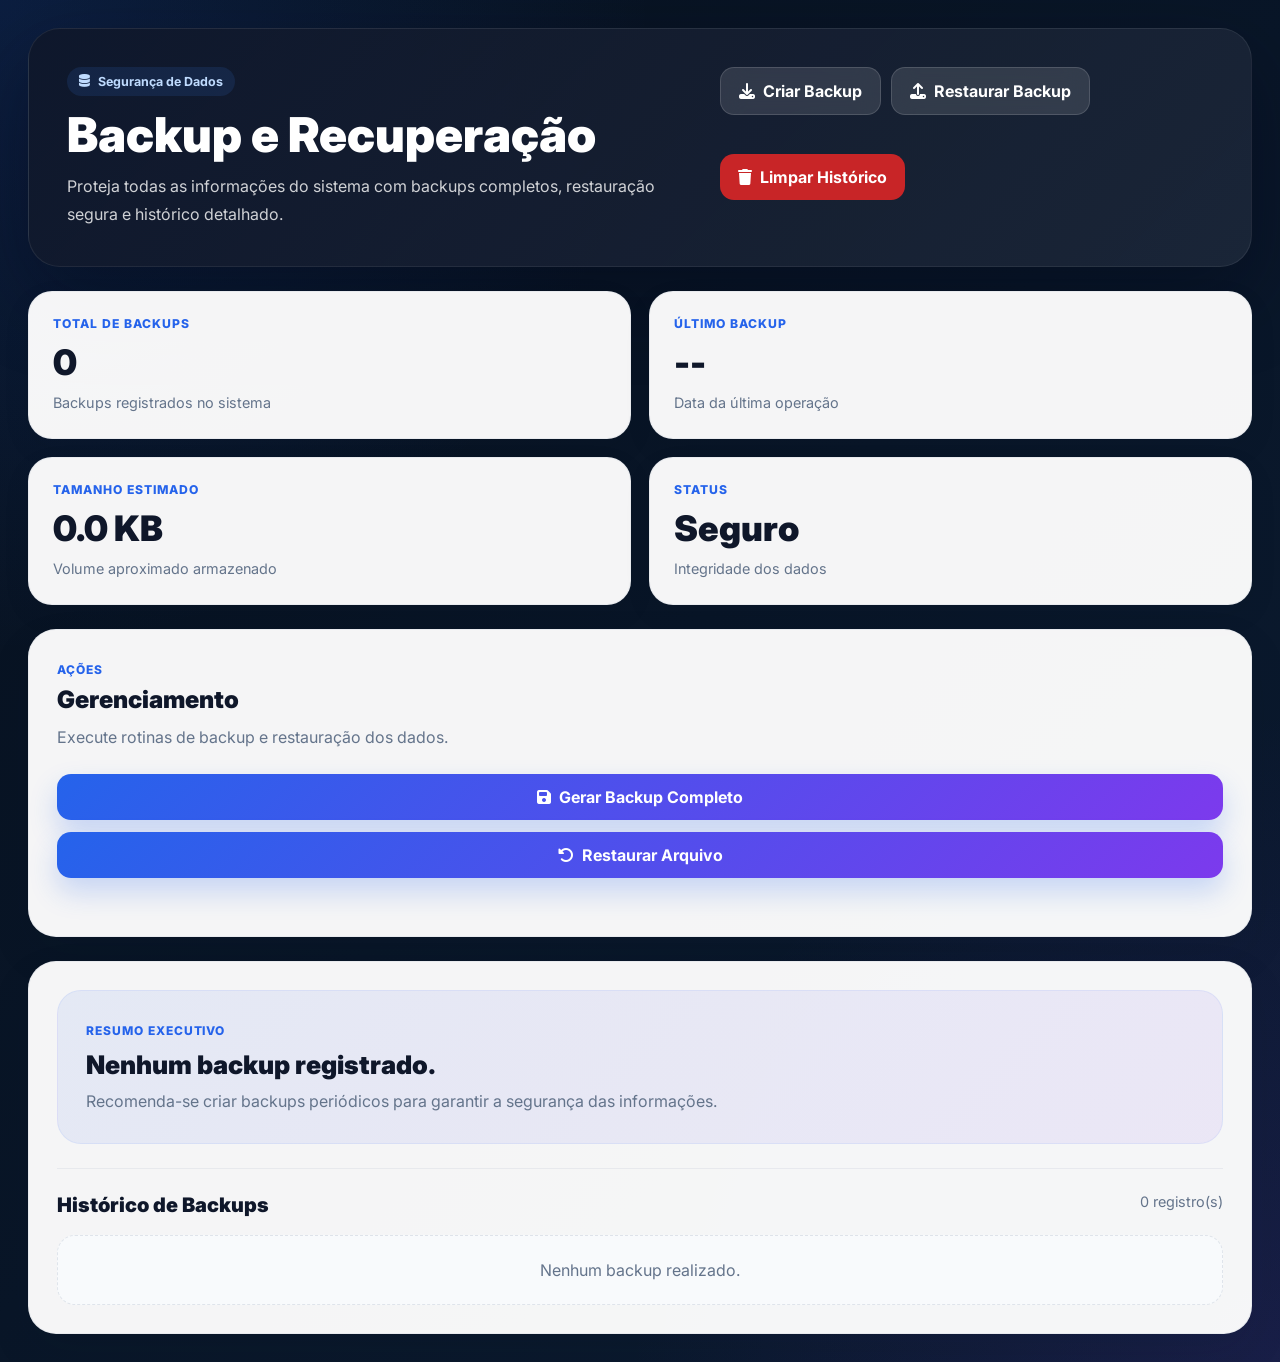
<file: backup.html>
<!DOCTYPE html>
<html lang="pt-BR">
<head>
    <meta charset="UTF-8" />
    <meta name="viewport" content="width=device-width, initial-scale=1.0" />
    <title>StockMind | Backup e Recuperação</title>

    <!-- Google Fonts -->
    <link rel="preconnect" href="https://fonts.googleapis.com" />
    <link rel="preconnect" href="https://fonts.gstatic.com" crossorigin />
    <link href="https://fonts.googleapis.com/css2?family=Inter:wght@400;500;600;700;800;900&display=swap" rel="stylesheet" />

    <!-- Font Awesome -->
    <link rel="stylesheet"
          href="https://cdnjs.cloudflare.com/ajax/libs/font-awesome/6.5.2/css/all.min.css" />

    <!-- CSS -->
    <link rel="stylesheet" href="backup.css" />
</head>
<body>

<section class="app">

    <!-- HERO -->
    <header class="hero">
        <div class="hero-content">
            <span class="hero-badge">
                <i class="fas fa-database"></i>
                Segurança de Dados
            </span>

            <h1>Backup e Recuperação</h1>

            <p>
                Proteja todas as informações do sistema com backups completos,
                restauração segura e histórico detalhado.
            </p>
        </div>

        <div class="hero-actions">
            <button class="btn btn-glass" onclick="createBackup()">
                <i class="fas fa-download"></i>
                Criar Backup
            </button>

            <button class="btn btn-glass" onclick="document.getElementById('restoreFile').click()">
                <i class="fas fa-upload"></i>
                Restaurar Backup
            </button>

            <button class="btn btn-danger" onclick="clearHistory()">
                <i class="fas fa-trash"></i>
                Limpar Histórico
            </button>

            <input
                type="file"
                id="restoreFile"
                accept=".json"
                hidden
            />
        </div>
    </header>

    <!-- MÉTRICAS -->
    <section class="metrics">
        <article class="metric-card">
            <span class="metric-label">Total de Backups</span>
            <h3 id="statTotal">0</h3>
            <p>Backups registrados no sistema</p>
        </article>

        <article class="metric-card">
            <span class="metric-label">Último Backup</span>
            <h3 id="statLast">--</h3>
            <p>Data da última operação</p>
        </article>

        <article class="metric-card">
            <span class="metric-label">Tamanho Estimado</span>
            <h3 id="statSize">0 KB</h3>
            <p>Volume aproximado armazenado</p>
        </article>

        <article class="metric-card">
            <span class="metric-label">Status</span>
            <h3 id="statStatus">Seguro</h3>
            <p>Integridade dos dados</p>
        </article>
    </section>

    <!-- ÁREA PRINCIPAL -->
    <section class="workspace">

        <!-- PAINEL -->
        <aside class="actions-panel">
            <div class="panel-header">
                <span class="panel-label">Ações</span>
                <h2>Gerenciamento</h2>
                <p>
                    Execute rotinas de backup e restauração dos dados.
                </p>
            </div>

            <button class="btn btn-primary" onclick="createBackup()">
                <i class="fas fa-floppy-disk"></i>
                Gerar Backup Completo
            </button>

            <button class="btn btn-primary" onclick="document.getElementById('restoreFile').click()">
                <i class="fas fa-rotate-left"></i>
                Restaurar Arquivo
            </button>

            <div id="alerts" class="alerts"></div>
        </aside>

        <!-- CONTEÚDO -->
        <main class="content-area">

            <!-- INSIGHT -->
            <section class="insight-card">
                <span class="insight-label">Resumo Executivo</span>
                <h2 id="insightTitle">Nenhum backup registrado.</h2>
                <p id="insightText">
                    Recomenda-se criar backups periódicos para garantir
                    a segurança das informações.
                </p>
            </section>

            <!-- HISTÓRICO -->
            <section class="history-section">
                <div class="section-header">
                    <h2>Histórico de Backups</h2>
                    <span id="historyCount">0 registros</span>
                </div>

                <div id="historyList" class="history-list">
                    <!-- Preenchido via JavaScript -->
                </div>
            </section>

        </main>
    </section>
</section>

<script src="backup.js"></script>
</body>
</html>
</file>
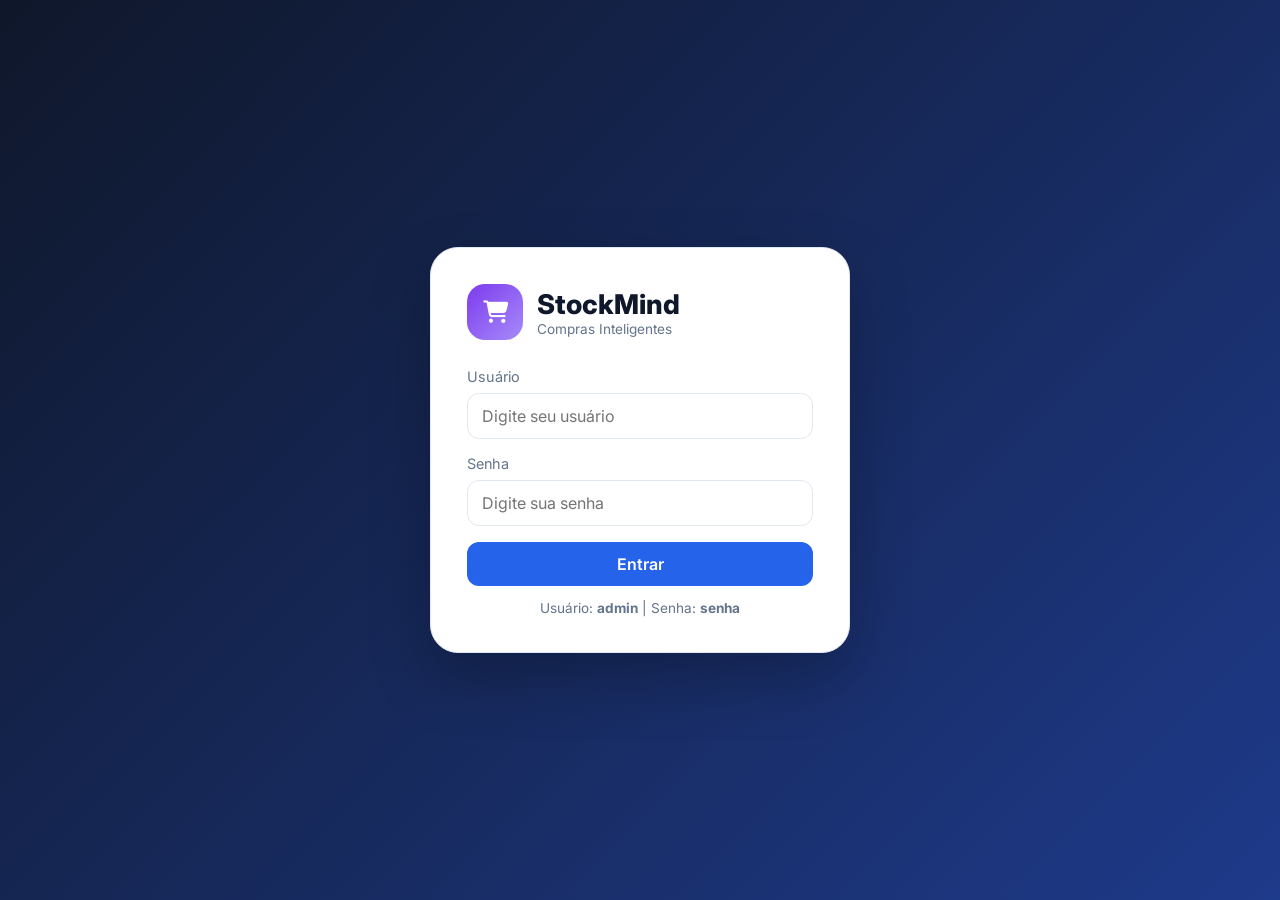
<file: compras.html>
<!DOCTYPE html>
<html lang="pt-BR">
<head>
    <meta charset="UTF-8">
    <meta name="viewport" content="width=device-width, initial-scale=1.0">
    <title>StockMind - Compras Inteligentes</title>

    <!-- Google Fonts -->
    <link rel="preconnect" href="https://fonts.googleapis.com">
    <link rel="preconnect" href="https://fonts.gstatic.com" crossorigin>
    <link href="https://fonts.googleapis.com/css2?family=Inter:wght@400;500;600;700;800&display=swap" rel="stylesheet">

    <!-- Font Awesome -->
    <link rel="stylesheet"
          href="https://cdnjs.cloudflare.com/ajax/libs/font-awesome/6.5.2/css/all.min.css">

    <!-- CSS -->
    <link rel="stylesheet" href="compras.css">
</head>
<body>

    <!-- ========================================= -->
    <!-- TELA DE LOGIN -->
    <!-- ========================================= -->
    <section id="loginScreen" class="login-screen">
        <div class="login-card">

            <div class="brand">
                <div class="brand-icon">
                    <i class="fas fa-cart-shopping"></i>
                </div>

                <div>
                    <h1>StockMind</h1>
                    <p>Compras Inteligentes</p>
                </div>
            </div>

            <div class="input-group">
                <label for="loginUser">Usuário</label>
                <input
                    type="text"
                    id="loginUser"
                    placeholder="Digite seu usuário"
                >
            </div>

            <div class="input-group">
                <label for="loginPass">Senha</label>
                <input
                    type="password"
                    id="loginPass"
                    placeholder="Digite sua senha"
                >
            </div>

            <button class="btn btn-primary" onclick="login()">
                Entrar
            </button>

            <div id="loginError" class="error"></div>

            <div class="login-hint">
                Usuário: <strong>admin</strong> |
                Senha: <strong>senha</strong>
            </div>
        </div>
    </section>

    <!-- ========================================= -->
    <!-- APLICAÇÃO -->
    <!-- ========================================= -->
    <section id="app" class="app hidden">

        <!-- TOPO -->
        <header class="topbar">
            <div>
                <h2>Compras Inteligentes</h2>
                <p>
                    Análise automática de estoque para geração de
                    recomendações de compra.
                </p>
            </div>

            <div class="actions">
                <button class="btn btn-secondary" onclick="reloadStock()">
                    <i class="fas fa-rotate"></i>
                    Atualizar Análise
                </button>

                <button class="btn btn-secondary" onclick="exportData()">
                    <i class="fas fa-file-export"></i>
                    Exportar JSON
                </button>

                <button class="btn btn-danger" onclick="logout()">
                    <i class="fas fa-right-from-bracket"></i>
                    Sair
                </button>
            </div>
        </header>

        <!-- KPIs -->
        <section class="stats">
            <div class="card">
                <div class="stat-label">Itens para Comprar</div>
                <div class="stat-value" id="statToBuy">0</div>
            </div>

            <div class="card">
                <div class="stat-label">Urgência Alta</div>
                <div class="stat-value" id="statUrgent">0</div>
            </div>

            <div class="card">
                <div class="stat-label">Excesso de Estoque</div>
                <div class="stat-value" id="statExcess">0</div>
            </div>

            <div class="card">
                <div class="stat-label">Custo Estimado</div>
                <div class="stat-value" id="statEstimatedCost">R$ 0,00</div>
            </div>
        </section>

        <!-- ALERTAS E RECOMENDAÇÕES -->
        <section class="layout">

            <!-- PAINEL LATERAL -->
            <div class="card">
                <h3 class="section-title">Configurações de Análise</h3>

                <div class="form-grid">
                    <div class="input-group">
                        <label for="safetyFactor">
                            Fator de Segurança
                        </label>
                        <input
                            type="number"
                            id="safetyFactor"
                            min="1"
                            step="0.1"
                            value="2"
                        >
                    </div>

                    <div class="input-group">
                        <label for="urgentDays">
                            Limite de Urgência (dias)
                        </label>
                        <input
                            type="number"
                            id="urgentDays"
                            min="1"
                            value="7"
                        >
                    </div>

                    <button
                        class="btn btn-success"
                        onclick="applySettings()"
                    >
                        <i class="fas fa-sliders"></i>
                        Aplicar Configurações
                    </button>

                    <button
                        class="btn btn-secondary"
                        onclick="openSettings()"
                    >
                        <i class="fas fa-gear"></i>
                        Abrir Página de Configuração
                    </button>
                </div>

                <div id="alerts" class="alert-list"></div>
            </div>

            <!-- LISTA DE RECOMENDAÇÕES -->
            <div class="card">
                <div class="toolbar">
                    <input
                        type="text"
                        id="search"
                        placeholder="Pesquisar produto ou categoria"
                    >

                    <select id="filterPriority">
                        <option value="all">Todas as prioridades</option>
                        <option value="critical">Crítica</option>
                        <option value="high">Alta</option>
                        <option value="normal">Normal</option>
                        <option value="excess">Excesso</option>
                    </select>
                </div>

                <div class="table-wrap">
                    <table>
                        <thead>
                            <tr>
                                <th>Produto</th>
                                <th>Estoque Atual</th>
                                <th>Mínimo</th>
                                <th>Sugestão</th>
                                <th>Prioridade</th>
                                <th>Custo Estimado</th>
                                <th>Ação</th>
                            </tr>
                        </thead>

                        <tbody id="recommendationTable">
                            <!-- Preenchido via JavaScript -->
                        </tbody>
                    </table>
                </div>
            </div>
        </section>

        <!-- RESUMO EXECUTIVO -->
        <section class="summary-grid">
            <div class="card">
                <h3 class="section-title">Resumo Executivo</h3>
                <div id="executiveSummary" class="summary-content">
                    Nenhuma análise disponível.
                </div>
            </div>

            <div class="card">
                <h3 class="section-title">Observações do Sistema</h3>
                <div id="systemInsights" class="summary-content">
                    Aguardando dados do estoque.
                </div>
            </div>
        </section>

    </section>

    <!-- JavaScript -->
    <script src="compras.js"></script>
</body>
</html>
</file>
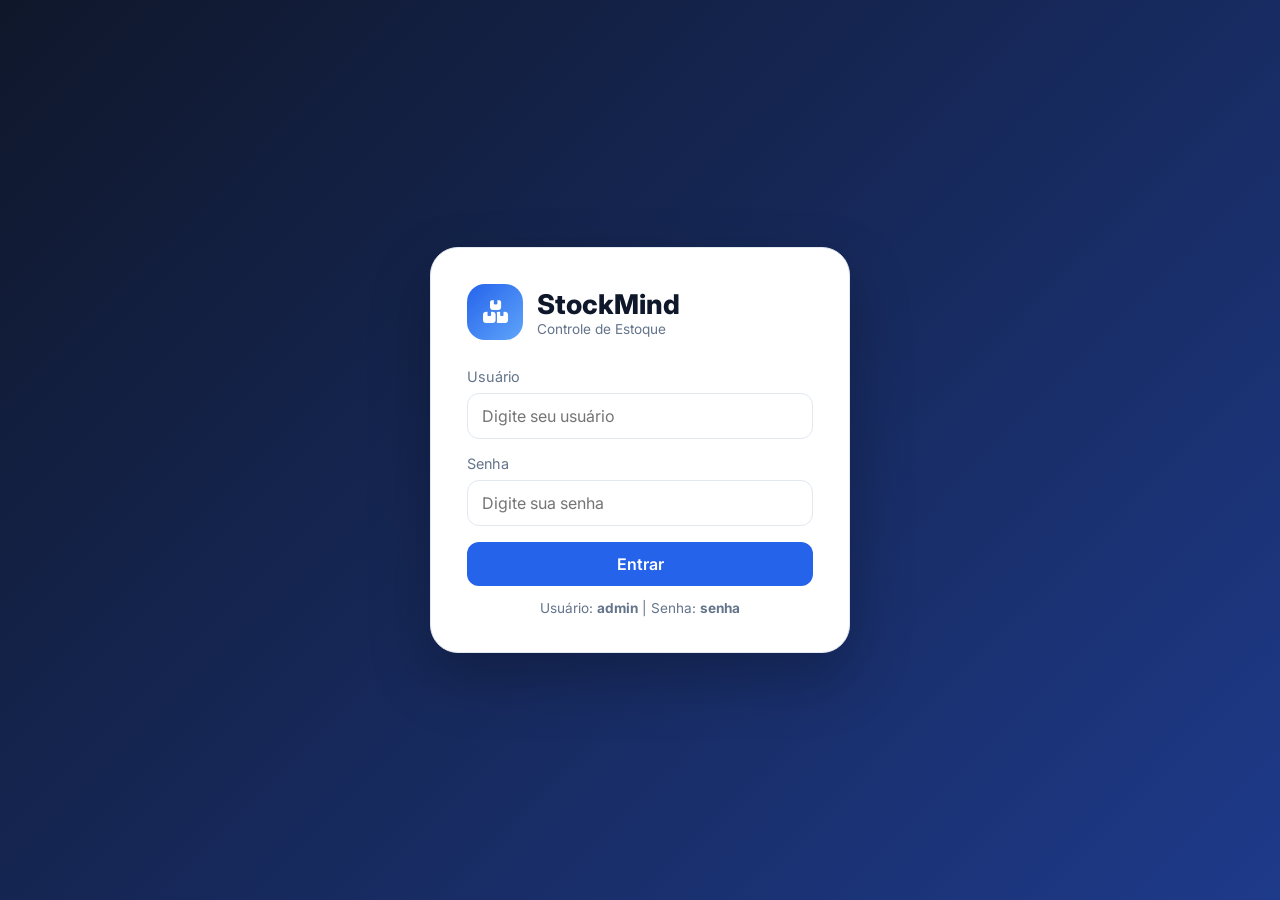
<file: estoque.html>
<!DOCTYPE html>
<html lang="pt-BR">
<head>
    <meta charset="UTF-8">
    <meta name="viewport" content="width=device-width, initial-scale=1.0">
    <title>StockMind - Controle de Estoque</title>

    <!-- Google Fonts -->
    <link rel="preconnect" href="https://fonts.googleapis.com">
    <link rel="preconnect" href="https://fonts.gstatic.com" crossorigin>
    <link href="https://fonts.googleapis.com/css2?family=Inter:wght@400;500;600;700;800&display=swap" rel="stylesheet">

    <!-- Font Awesome -->
    <link rel="stylesheet"
          href="https://cdnjs.cloudflare.com/ajax/libs/font-awesome/6.5.2/css/all.min.css">

    <!-- Seu CSS -->
    <link rel="stylesheet" href="estoque.css">
</head>
<body>

    <!-- ========================================= -->
    <!-- TELA DE LOGIN -->
    <!-- ========================================= -->
    <section id="loginScreen" class="login-screen">
        <div class="login-card">

            <div class="brand">
                <div class="brand-icon">
                    <i class="fas fa-boxes-stacked"></i>
                </div>

                <div>
                    <h1>StockMind</h1>
                    <p>Controle de Estoque</p>
                </div>
            </div>

            <div class="input-group">
                <label for="loginUser">Usuário</label>
                <input
                    type="text"
                    id="loginUser"
                    placeholder="Digite seu usuário"
                >
            </div>

            <div class="input-group">
                <label for="loginPass">Senha</label>
                <input
                    type="password"
                    id="loginPass"
                    placeholder="Digite sua senha"
                >
            </div>

            <button class="btn btn-primary" onclick="login()">
                Entrar
            </button>

            <div id="loginError" class="error"></div>

            <div class="login-hint">
                Usuário: <strong>admin</strong> |
                Senha: <strong>senha</strong>
            </div>
        </div>
    </section>

    <!-- ========================================= -->
    <!-- APLICAÇÃO -->
    <!-- ========================================= -->
    <section id="app" class="app hidden">

        <!-- TOPO -->
        <header class="topbar">
            <div>
                <h2>Controle de Estoque</h2>
                <p>Cadastro, alertas, filtros e histórico local.</p>
            </div>

            <div class="actions">
                <button class="btn btn-secondary" onclick="exportData()">
                    <i class="fas fa-file-export"></i>
                    Exportar JSON
                </button>

                <button class="btn btn-danger" onclick="logout()">
                    <i class="fas fa-right-from-bracket"></i>
                    Sair
                </button>
            </div>
        </header>

        <!-- CARDS DE ESTATÍSTICAS -->
        <section class="stats">
            <div class="card">
                <div class="stat-label">Total de Produtos</div>
                <div class="stat-value" id="statTotal">0</div>
            </div>

            <div class="card">
                <div class="stat-label">Abaixo do Mínimo</div>
                <div class="stat-value" id="statLow">0</div>
            </div>

            <div class="card">
                <div class="stat-label">Próximos do Vencimento</div>
                <div class="stat-value" id="statExpiry">0</div>
            </div>

            <div class="card">
                <div class="stat-label">Valor do Estoque</div>
                <div class="stat-value" id="statValue">R$ 0,00</div>
            </div>
        </section>

        <!-- CONTEÚDO PRINCIPAL -->
        <section class="layout">

            <!-- FORMULÁRIO -->
            <div class="card">
                <h3 class="section-title">Cadastro de Produto</h3>

                <div class="form-grid">

                    <input type="hidden" id="productId">

                    <input
                        type="text"
                        id="name"
                        placeholder="Nome do produto"
                    >

                    <div class="two-cols">
                        <input
                            type="text"
                            id="category"
                            placeholder="Categoria"
                        >

                        <input
                            type="text"
                            id="barcode"
                            placeholder="Código de barras"
                        >
                    </div>

                    <div class="two-cols">
                        <input
                            type="text"
                            id="supplier"
                            placeholder="Fornecedor"
                        >

                        <input
                            type="date"
                            id="expiry"
                        >
                    </div>

                    <div class="two-cols">
                        <input
                            type="number"
                            id="quantity"
                            min="0"
                            placeholder="Quantidade"
                        >

                        <input
                            type="number"
                            id="minStock"
                            min="0"
                            placeholder="Estoque mínimo"
                        >
                    </div>

                    <div class="two-cols">
                        <input
                            type="number"
                            id="cost"
                            min="0"
                            step="0.01"
                            placeholder="Custo unitário"
                        >

                        <input
                            type="number"
                            id="price"
                            min="0"
                            step="0.01"
                            placeholder="Preço de venda"
                        >
                    </div>

                    <button
                        class="btn btn-success"
                        onclick="saveProduct()"
                    >
                        <i class="fas fa-floppy-disk"></i>
                        Salvar Produto
                    </button>
                </div>

                <!-- ALERTAS -->
                <div id="alerts" class="alert-list"></div>
            </div>

            <!-- LISTA DE PRODUTOS -->
            <div class="card">
                <div class="toolbar">

                    <input
                        type="text"
                        id="search"
                        placeholder="Pesquisar por nome, categoria ou fornecedor"
                    >

                    <select id="filterStatus">
                        <option value="all">Todos</option>
                        <option value="low">Abaixo do mínimo</option>
                        <option value="expired">Vencendo em 30 dias</option>
                    </select>
                </div>

                <div class="table-wrap">
                    <table>
                        <thead>
                            <tr>
                                <th>Produto</th>
                                <th>Qtd</th>
                                <th>Status</th>
                                <th>Fornecedor</th>
                                <th>Valor</th>
                                <th>Ações</th>
                            </tr>
                        </thead>

                        <tbody id="productTable">
                            <!-- Preenchido pelo JavaScript -->
                        </tbody>
                    </table>
                </div>
            </div>
        </section>
    </section>

    <!-- Seu JavaScript -->
    <script src="estoque.js"></script>
</body>
</html>
</file>
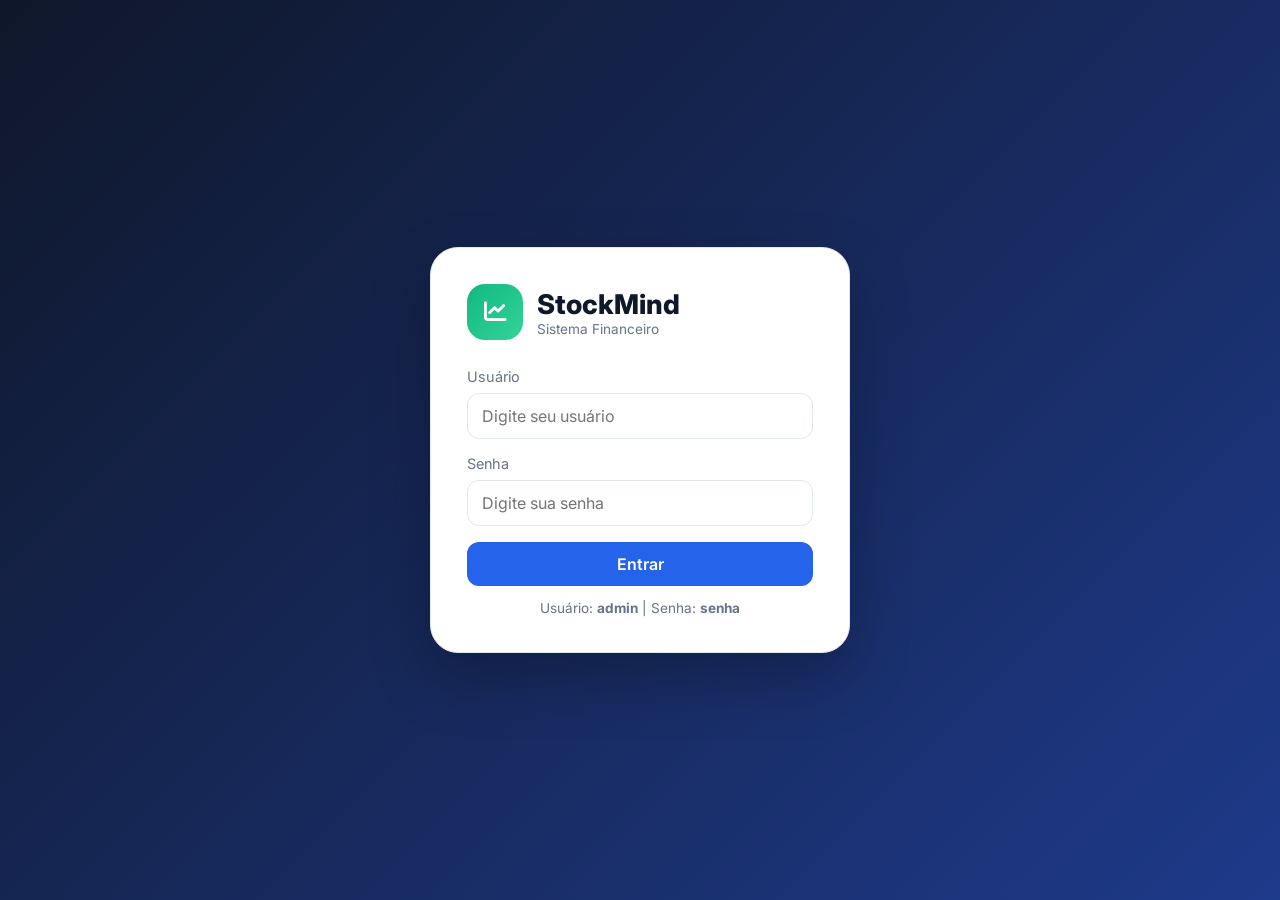
<file: financeiro.html>
<!DOCTYPE html>
<html lang="pt-BR">
<head>
    <meta charset="UTF-8">
    <meta name="viewport" content="width=device-width, initial-scale=1.0">
    <title>StockMind - Sistema Financeiro</title>

    <!-- Google Fonts -->
    <link rel="preconnect" href="https://fonts.googleapis.com">
    <link rel="preconnect" href="https://fonts.gstatic.com" crossorigin>
    <link href="https://fonts.googleapis.com/css2?family=Inter:wght@400;500;600;700;800&display=swap" rel="stylesheet">

    <!-- Font Awesome -->
    <link rel="stylesheet"
          href="https://cdnjs.cloudflare.com/ajax/libs/font-awesome/6.5.2/css/all.min.css">

    <!-- CSS da página financeira -->
    <link rel="stylesheet" href="financeiro.css">
</head>
<body>

    <!-- ========================================= -->
    <!-- TELA DE LOGIN -->
    <!-- ========================================= -->
    <section id="loginScreen" class="login-screen">
        <div class="login-card">

            <div class="brand">
                <div class="brand-icon">
                    <i class="fas fa-chart-line"></i>
                </div>

                <div>
                    <h1>StockMind</h1>
                    <p>Sistema Financeiro</p>
                </div>
            </div>

            <div class="input-group">
                <label for="loginUser">Usuário</label>
                <input
                    type="text"
                    id="loginUser"
                    placeholder="Digite seu usuário"
                >
            </div>

            <div class="input-group">
                <label for="loginPass">Senha</label>
                <input
                    type="password"
                    id="loginPass"
                    placeholder="Digite sua senha"
                >
            </div>

            <button class="btn btn-primary" onclick="login()">
                Entrar
            </button>

            <div id="loginError" class="error"></div>

            <div class="login-hint">
                Usuário: <strong>admin</strong> |
                Senha: <strong>senha</strong>
            </div>
        </div>
    </section>

    <!-- ========================================= -->
    <!-- APLICAÇÃO -->
    <!-- ========================================= -->
    <section id="app" class="app hidden">

        <!-- TOPO -->
        <header class="topbar">
            <div>
                <h2>Sistema Financeiro</h2>
                <p>Controle de receitas, despesas e fluxo de caixa.</p>
            </div>

            <div class="actions">
                <button class="btn btn-secondary" onclick="exportData()">
                    <i class="fas fa-file-export"></i>
                    Exportar JSON
                </button>

                <button class="btn btn-danger" onclick="logout()">
                    <i class="fas fa-right-from-bracket"></i>
                    Sair
                </button>
            </div>
        </header>

        <!-- KPIs -->
        <section class="stats">
            <div class="card">
                <div class="stat-label">Receita Total</div>
                <div class="stat-value positive" id="statRevenue">R$ 0,00</div>
            </div>

            <div class="card">
                <div class="stat-label">Despesas Totais</div>
                <div class="stat-value negative" id="statExpenses">R$ 0,00</div>
            </div>

            <div class="card">
                <div class="stat-label">Lucro Líquido</div>
                <div class="stat-value" id="statProfit">R$ 0,00</div>
            </div>

            <div class="card">
                <div class="stat-label">Margem de Lucro</div>
                <div class="stat-value" id="statMargin">0%</div>
            </div>
        </section>

        <!-- CONTEÚDO -->
        <section class="layout">

            <!-- FORMULÁRIO -->
            <div class="card">
                <h3 class="section-title">Novo Lançamento</h3>

                <div class="form-grid">
                    <input type="hidden" id="entryId">

                    <select id="type">
                        <option value="income">Receita</option>
                        <option value="expense">Despesa</option>
                    </select>

                    <input
                        type="text"
                        id="description"
                        placeholder="Descrição"
                    >

                    <input
                        type="text"
                        id="category"
                        placeholder="Categoria"
                    >

                    <input
                        type="number"
                        id="amount"
                        min="0"
                        step="0.01"
                        placeholder="Valor"
                    >

                    <input
                        type="date"
                        id="date"
                    >

                    <button
                        class="btn btn-success"
                        onclick="saveEntry()"
                    >
                        <i class="fas fa-floppy-disk"></i>
                        Salvar Lançamento
                    </button>
                </div>

                <div id="alerts" class="alert-list"></div>
            </div>

            <!-- TABELA -->
            <div class="card">
                <div class="toolbar">
                    <input
                        type="text"
                        id="search"
                        placeholder="Pesquisar por descrição ou categoria"
                    >

                    <select id="filterType">
                        <option value="all">Todos</option>
                        <option value="income">Receitas</option>
                        <option value="expense">Despesas</option>
                    </select>
                </div>

                <div class="table-wrap">
                    <table>
                        <thead>
                            <tr>
                                <th>Data</th>
                                <th>Descrição</th>
                                <th>Categoria</th>
                                <th>Tipo</th>
                                <th>Valor</th>
                                <th>Ações</th>
                            </tr>
                        </thead>

                        <tbody id="entryTable">
                            <!-- Preenchido via JavaScript -->
                        </tbody>
                    </table>
                </div>
            </div>

        </section>
    </section>

    <script src="financeiro.js"></script>
</body>
</html>
</file>
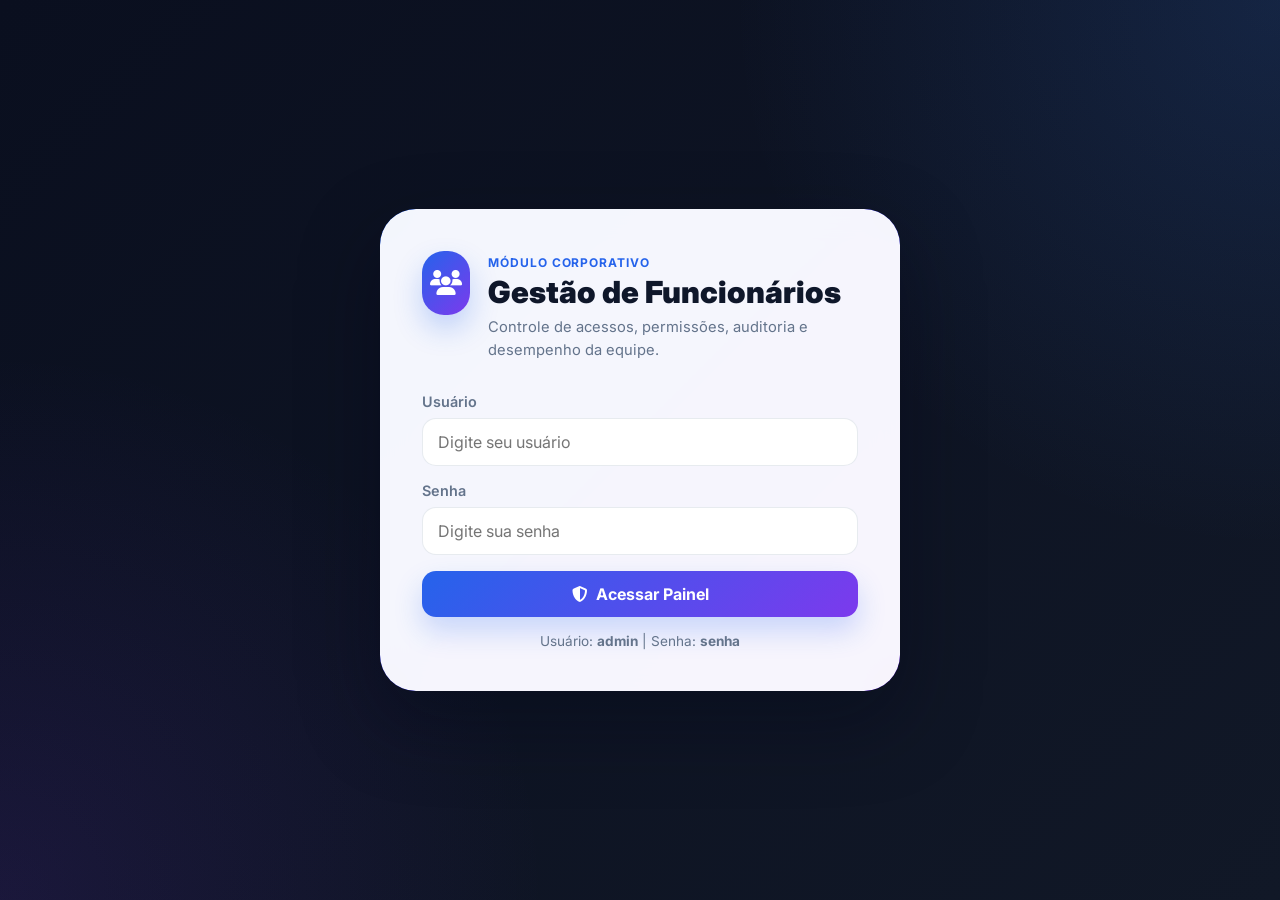
<file: funcionarios.html>
<!DOCTYPE html>
<html lang="pt-BR">
<head>
    <meta charset="UTF-8" />
    <meta name="viewport" content="width=device-width, initial-scale=1" />
    <title>StockMind | Gestão de Funcionários</title>

    <!-- Google Fonts -->
    <link rel="preconnect" href="https://fonts.googleapis.com">
    <link rel="preconnect" href="https://fonts.gstatic.com" crossorigin>
    <link href="https://fonts.googleapis.com/css2?family=Inter:wght@400;500;600;700;800;900&display=swap" rel="stylesheet">

    <!-- Font Awesome -->
    <link rel="stylesheet"
          href="https://cdnjs.cloudflare.com/ajax/libs/font-awesome/6.5.2/css/all.min.css">

    <!-- CSS -->
    <link rel="stylesheet" href="funcionarios.css">
</head>
<body>

    <!-- ========================================= -->
    <!-- LOGIN -->
    <!-- ========================================= -->
    <section id="loginScreen" class="login-screen">
        <div class="login-panel">

            <div class="login-background"></div>

            <div class="login-content">
                <div class="brand">
                    <div class="brand-icon">
                        <i class="fas fa-users"></i>
                    </div>

                    <div>
                        <span class="brand-label">Módulo Corporativo</span>
                        <h1>Gestão de Funcionários</h1>
                        <p>
                            Controle de acessos, permissões,
                            auditoria e desempenho da equipe.
                        </p>
                    </div>
                </div>

                <div class="form-group">
                    <label for="loginUser">Usuário</label>
                    <input
                        type="text"
                        id="loginUser"
                        placeholder="Digite seu usuário"
                    >
                </div>

                <div class="form-group">
                    <label for="loginPass">Senha</label>
                    <input
                        type="password"
                        id="loginPass"
                        placeholder="Digite sua senha"
                    >
                </div>

                <button class="btn btn-primary" onclick="login()">
                    <i class="fas fa-shield-halved"></i>
                    Acessar Painel
                </button>

                <div id="loginError" class="error"></div>

                <div class="login-footer">
                    Usuário: <strong>admin</strong> |
                    Senha: <strong>senha</strong>
                </div>
            </div>
        </div>
    </section>

    <!-- ========================================= -->
    <!-- APLICAÇÃO -->
    <!-- ========================================= -->
    <section id="app" class="app hidden">

        <!-- HERO -->
        <header class="hero">
            <div class="hero-content">
                <span class="hero-badge">
                    <i class="fas fa-building-shield"></i>
                    Recursos Humanos & Segurança
                </span>

                <h2>Centro de Gestão de Colaboradores</h2>

                <p>
                    Gerencie cargos, permissões, níveis de acesso,
                    auditoria e status dos colaboradores em um
                    ambiente corporativo integrado.
                </p>
            </div>

            <div class="hero-actions">
                <button class="btn btn-glass" onclick="exportData()">
                    <i class="fas fa-file-export"></i>
                    Exportar
                </button>

                <button class="btn btn-glass" onclick="openSettings()">
                    <i class="fas fa-gear"></i>
                    Configurações
                </button>

                <button class="btn btn-danger" onclick="logout()">
                    <i class="fas fa-right-from-bracket"></i>
                    Sair
                </button>
            </div>
        </header>

        <!-- KPI CARDS -->
        <section class="metrics">
            <article class="metric-card">
                <div class="metric-icon gradient-blue">
                    <i class="fas fa-users"></i>
                </div>
                <div>
                    <span class="metric-label">Total de Funcionários</span>
                    <h3 id="statTotal">0</h3>
                </div>
            </article>

            <article class="metric-card">
                <div class="metric-icon gradient-green">
                    <i class="fas fa-user-check"></i>
                </div>
                <div>
                    <span class="metric-label">Ativos</span>
                    <h3 id="statActive">0</h3>
                </div>
            </article>

            <article class="metric-card">
                <div class="metric-icon gradient-purple">
                    <i class="fas fa-user-shield"></i>
                </div>
                <div>
                    <span class="metric-label">Administradores</span>
                    <h3 id="statAdmins">0</h3>
                </div>
            </article>

            <article class="metric-card">
                <div class="metric-icon gradient-orange">
                    <i class="fas fa-clipboard-list"></i>
                </div>
                <div>
                    <span class="metric-label">Logs de Auditoria</span>
                    <h3 id="statLogs">0</h3>
                </div>
            </article>
        </section>

        <!-- GRID PRINCIPAL -->
        <section class="workspace">

            <!-- FORMULÁRIO -->
            <aside class="panel panel-form">
                <div class="panel-header">
                    <span class="panel-kicker">Cadastro</span>
                    <h3>Novo Colaborador</h3>
                </div>

                <input type="hidden" id="employeeId">

                <div class="form-grid">
                    <input
                        type="text"
                        id="name"
                        placeholder="Nome completo"
                    >

                    <input
                        type="email"
                        id="email"
                        placeholder="E-mail corporativo"
                    >

                    <input
                        type="text"
                        id="position"
                        placeholder="Cargo"
                    >

                    <input
                        type="text"
                        id="department"
                        placeholder="Departamento"
                    >

                    <select id="accessLevel">
                        <option value="Administrador">Administrador</option>
                        <option value="Gerente">Gerente</option>
                        <option value="Funcionário">Funcionário</option>
                    </select>

                    <select id="status">
                        <option value="Ativo">Ativo</option>
                        <option value="Férias">Férias</option>
                        <option value="Afastado">Afastado</option>
                        <option value="Desligado">Desligado</option>
                    </select>

                    <button
                        class="btn btn-primary"
                        onclick="saveEmployee()"
                    >
                        <i class="fas fa-floppy-disk"></i>
                        Salvar Colaborador
                    </button>
                </div>

                <div id="alerts" class="alerts"></div>
            </aside>

            <!-- CONTEÚDO -->
            <main class="panel panel-main">

                <div class="toolbar">
                    <div class="search-box">
                        <i class="fas fa-search"></i>
                        <input
                            type="text"
                            id="search"
                            placeholder="Pesquisar por nome, cargo ou setor"
                        >
                    </div>

                    <select id="filterAccess">
                        <option value="all">Todos os níveis</option>
                        <option value="Administrador">Administrador</option>
                        <option value="Gerente">Gerente</option>
                        <option value="Funcionário">Funcionário</option>
                    </select>
                </div>

                <!-- RESUMO EXECUTIVO -->
                <section class="executive-banner">
                    <div>
                        <span class="banner-label">
                            Indicador Estratégico
                        </span>
                        <h3 id="executiveTitle">
                            Estrutura operacional sob controle.
                        </h3>
                        <p id="executiveText">
                            Nenhum colaborador cadastrado.
                        </p>
                    </div>
                </section>

                <!-- CARDS DE FUNCIONÁRIOS -->
                <section id="employeeGrid" class="employee-grid">
                    <!-- Preenchido pelo JavaScript -->
                </section>

                <!-- AUDITORIA -->
                <section class="audit-section">
                    <div class="section-head">
                        <h3>Registro de Auditoria</h3>
                        <span id="auditCount">0 eventos</span>
                    </div>

                    <div id="auditList" class="audit-list">
                        <!-- Preenchido pelo JavaScript -->
                    </div>
                </section>

            </main>
        </section>
    </section>

    <!-- JS -->
    <script src="funcionarios.js"></script>
</body>
</html>
</file>
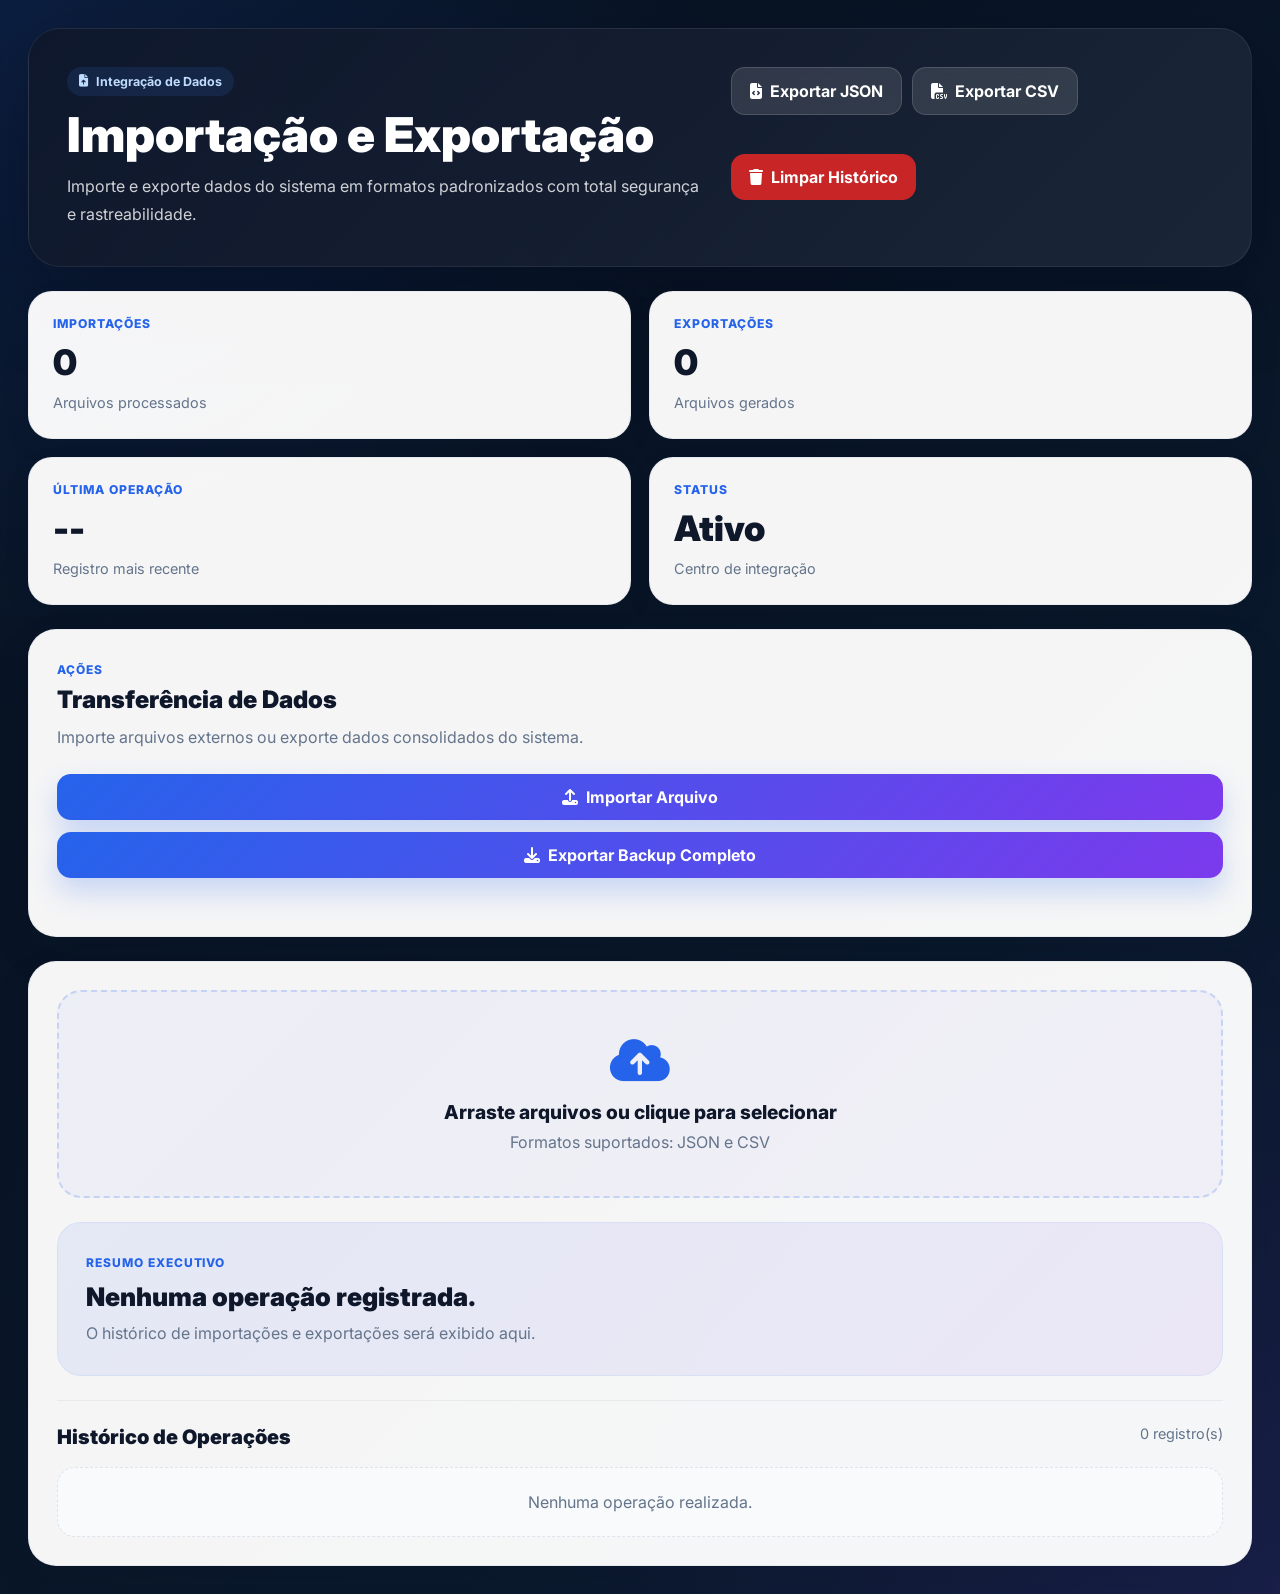
<file: importacao-exportacao.html>
<!DOCTYPE html>
<html lang="pt-BR">
<head>
    <meta charset="UTF-8" />
    <meta name="viewport" content="width=device-width, initial-scale=1.0" />
    <title>StockMind | Importação e Exportação</title>

    <!-- Google Fonts -->
    <link rel="preconnect" href="https://fonts.googleapis.com" />
    <link rel="preconnect" href="https://fonts.gstatic.com" crossorigin />
    <link
        href="https://fonts.googleapis.com/css2?family=Inter:wght@400;500;600;700;800;900&display=swap"
        rel="stylesheet"
    />

    <!-- Font Awesome -->
    <link
        rel="stylesheet"
        href="https://cdnjs.cloudflare.com/ajax/libs/font-awesome/6.5.2/css/all.min.css"
    />

    <!-- CSS -->
    <link rel="stylesheet" href="importacao-exportacao.css" />
</head>
<body>

<section class="app">

    <!-- HERO -->
    <header class="hero">
        <div class="hero-content">
            <span class="hero-badge">
                <i class="fas fa-file-arrow-up"></i>
                Integração de Dados
            </span>

            <h1>Importação e Exportação</h1>

            <p>
                Importe e exporte dados do sistema em formatos
                padronizados com total segurança e rastreabilidade.
            </p>
        </div>

        <div class="hero-actions">
            <button class="btn btn-glass" onclick="exportJSON()">
                <i class="fas fa-file-code"></i>
                Exportar JSON
            </button>

            <button class="btn btn-glass" onclick="exportCSV()">
                <i class="fas fa-file-csv"></i>
                Exportar CSV
            </button>

            <button class="btn btn-danger" onclick="clearHistory()">
                <i class="fas fa-trash"></i>
                Limpar Histórico
            </button>
        </div>
    </header>

    <!-- MÉTRICAS -->
    <section class="metrics">
        <article class="metric-card">
            <span class="metric-label">Importações</span>
            <h3 id="statImports">0</h3>
            <p>Arquivos processados</p>
        </article>

        <article class="metric-card">
            <span class="metric-label">Exportações</span>
            <h3 id="statExports">0</h3>
            <p>Arquivos gerados</p>
        </article>

        <article class="metric-card">
            <span class="metric-label">Última Operação</span>
            <h3 id="statLast">--</h3>
            <p>Registro mais recente</p>
        </article>

        <article class="metric-card">
            <span class="metric-label">Status</span>
            <h3 id="statStatus">Ativo</h3>
            <p>Centro de integração</p>
        </article>
    </section>

    <!-- WORKSPACE -->
    <section class="workspace">

        <!-- PAINEL DE AÇÕES -->
        <aside class="actions-panel">
            <div class="panel-header">
                <span class="panel-label">Ações</span>
                <h2>Transferência de Dados</h2>
                <p>
                    Importe arquivos externos ou exporte dados
                    consolidados do sistema.
                </p>
            </div>

            <button class="btn btn-primary"
                    onclick="document.getElementById('importFile').click()">
                <i class="fas fa-upload"></i>
                Importar Arquivo
            </button>

            <button class="btn btn-primary"
                    onclick="exportJSON()">
                <i class="fas fa-download"></i>
                Exportar Backup Completo
            </button>

            <input
                type="file"
                id="importFile"
                accept=".json,.csv"
                hidden
            />

            <div id="alerts" class="alerts"></div>
        </aside>

        <!-- CONTEÚDO -->
        <main class="content-area">

            <!-- ÁREA DE UPLOAD -->
            <section class="upload-zone"
                     onclick="document.getElementById('importFile').click()">
                <i class="fas fa-cloud-arrow-up"></i>
                <h3>Arraste arquivos ou clique para selecionar</h3>
                <p>Formatos suportados: JSON e CSV</p>
            </section>

            <!-- INSIGHT -->
            <section class="insight-card">
                <span class="insight-label">Resumo Executivo</span>
                <h2 id="insightTitle">
                    Nenhuma operação registrada.
                </h2>
                <p id="insightText">
                    O histórico de importações e exportações será exibido aqui.
                </p>
            </section>

            <!-- HISTÓRICO -->
            <section class="history-section">
                <div class="section-header">
                    <h2>Histórico de Operações</h2>
                    <span id="historyCount">0 registros</span>
                </div>

                <div id="historyList" class="history-list">
                    <!-- Preenchido via JavaScript -->
                </div>
            </section>

        </main>
    </section>
</section>

<script src="importacao-exportacao.js"></script>
</body>
</html>
</file>
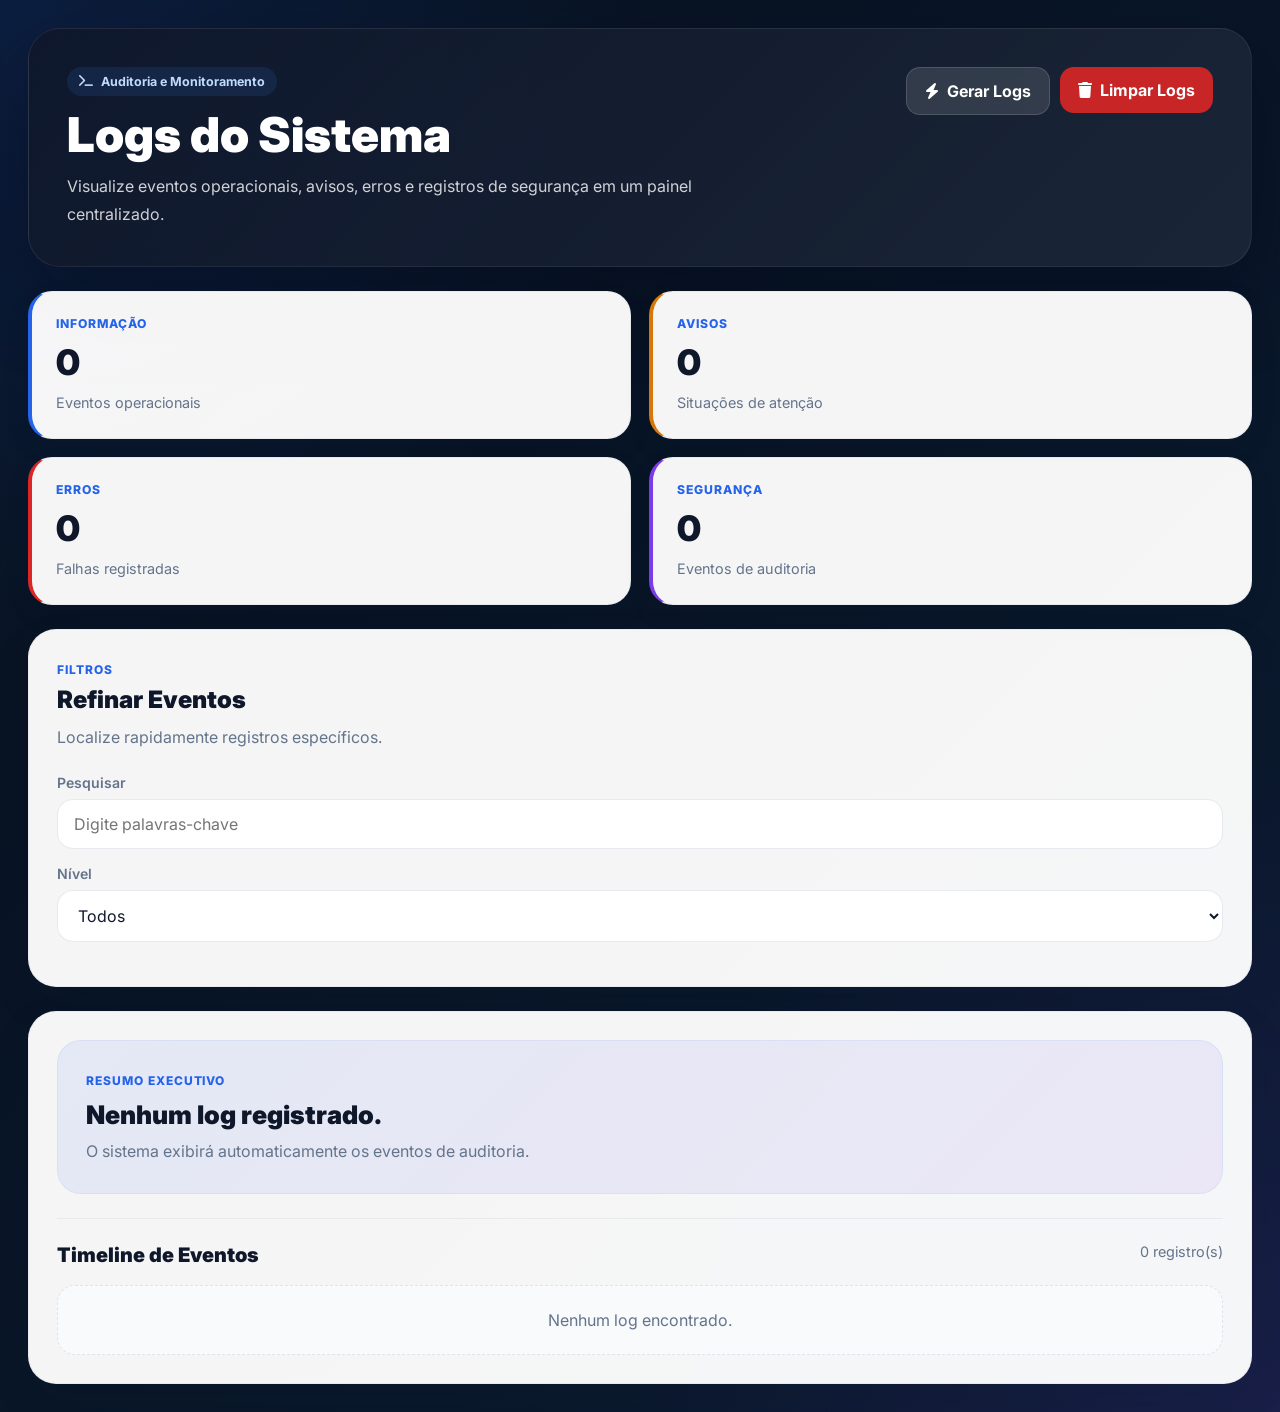
<file: logs.html>
<!DOCTYPE html>
<html lang="pt-BR">
<head>
    <meta charset="UTF-8" />
    <meta name="viewport" content="width=device-width, initial-scale=1.0" />
    <title>StockMind | Logs do Sistema</title>

    <!-- Google Fonts -->
    <link rel="preconnect" href="https://fonts.googleapis.com" />
    <link rel="preconnect" href="https://fonts.gstatic.com" crossorigin />
    <link
        href="https://fonts.googleapis.com/css2?family=Inter:wght@400;500;600;700;800;900&display=swap"
        rel="stylesheet"
    />

    <!-- Font Awesome -->
    <link
        rel="stylesheet"
        href="https://cdnjs.cloudflare.com/ajax/libs/font-awesome/6.5.2/css/all.min.css"
    />

    <!-- CSS -->
    <link rel="stylesheet" href="logs.css" />
</head>
<body>

<section class="app">

    <!-- HERO -->
    <header class="hero">
        <div class="hero-content">
            <span class="hero-badge">
                <i class="fas fa-terminal"></i>
                Auditoria e Monitoramento
            </span>

            <h1>Logs do Sistema</h1>

            <p>
                Visualize eventos operacionais, avisos, erros e registros
                de segurança em um painel centralizado.
            </p>
        </div>

        <div class="hero-actions">
            <button class="btn btn-glass" onclick="generateDemoLogs()">
                <i class="fas fa-bolt"></i>
                Gerar Logs
            </button>

            <button class="btn btn-danger" onclick="clearLogs()">
                <i class="fas fa-trash"></i>
                Limpar Logs
            </button>
        </div>
    </header>

    <!-- MÉTRICAS -->
    <section class="metrics">
        <article class="metric-card info">
            <span class="metric-label">Informação</span>
            <h3 id="statInfo">0</h3>
            <p>Eventos operacionais</p>
        </article>

        <article class="metric-card warning">
            <span class="metric-label">Avisos</span>
            <h3 id="statWarning">0</h3>
            <p>Situações de atenção</p>
        </article>

        <article class="metric-card error">
            <span class="metric-label">Erros</span>
            <h3 id="statError">0</h3>
            <p>Falhas registradas</p>
        </article>

        <article class="metric-card security">
            <span class="metric-label">Segurança</span>
            <h3 id="statSecurity">0</h3>
            <p>Eventos de auditoria</p>
        </article>
    </section>

    <!-- WORKSPACE -->
    <section class="workspace">

        <!-- FILTROS -->
        <aside class="filters-panel">
            <div class="panel-header">
                <span class="panel-label">Filtros</span>
                <h2>Refinar Eventos</h2>
                <p>
                    Localize rapidamente registros específicos.
                </p>
            </div>

            <div class="form-group">
                <label for="search">Pesquisar</label>
                <input
                    type="text"
                    id="search"
                    placeholder="Digite palavras-chave"
                />
            </div>

            <div class="form-group">
                <label for="filterLevel">Nível</label>
                <select id="filterLevel">
                    <option value="all">Todos</option>
                    <option value="info">Informação</option>
                    <option value="warning">Aviso</option>
                    <option value="error">Erro</option>
                    <option value="security">Segurança</option>
                </select>
            </div>
        </aside>

        <!-- CONTEÚDO -->
        <main class="content-area">

            <!-- INSIGHT -->
            <section class="insight-card">
                <span class="insight-label">Resumo Executivo</span>
                <h2 id="insightTitle">Nenhum log registrado.</h2>
                <p id="insightText">
                    O sistema exibirá automaticamente os eventos de auditoria.
                </p>
            </section>

            <!-- LISTA -->
            <section class="logs-section">
                <div class="section-header">
                    <h2>Timeline de Eventos</h2>
                    <span id="logCount">0 registros</span>
                </div>

                <div id="logList" class="log-list">
                    <!-- Preenchido via JavaScript -->
                </div>
            </section>

        </main>
    </section>
</section>

<script src="logs.js"></script>
</body>
</html>
</file>
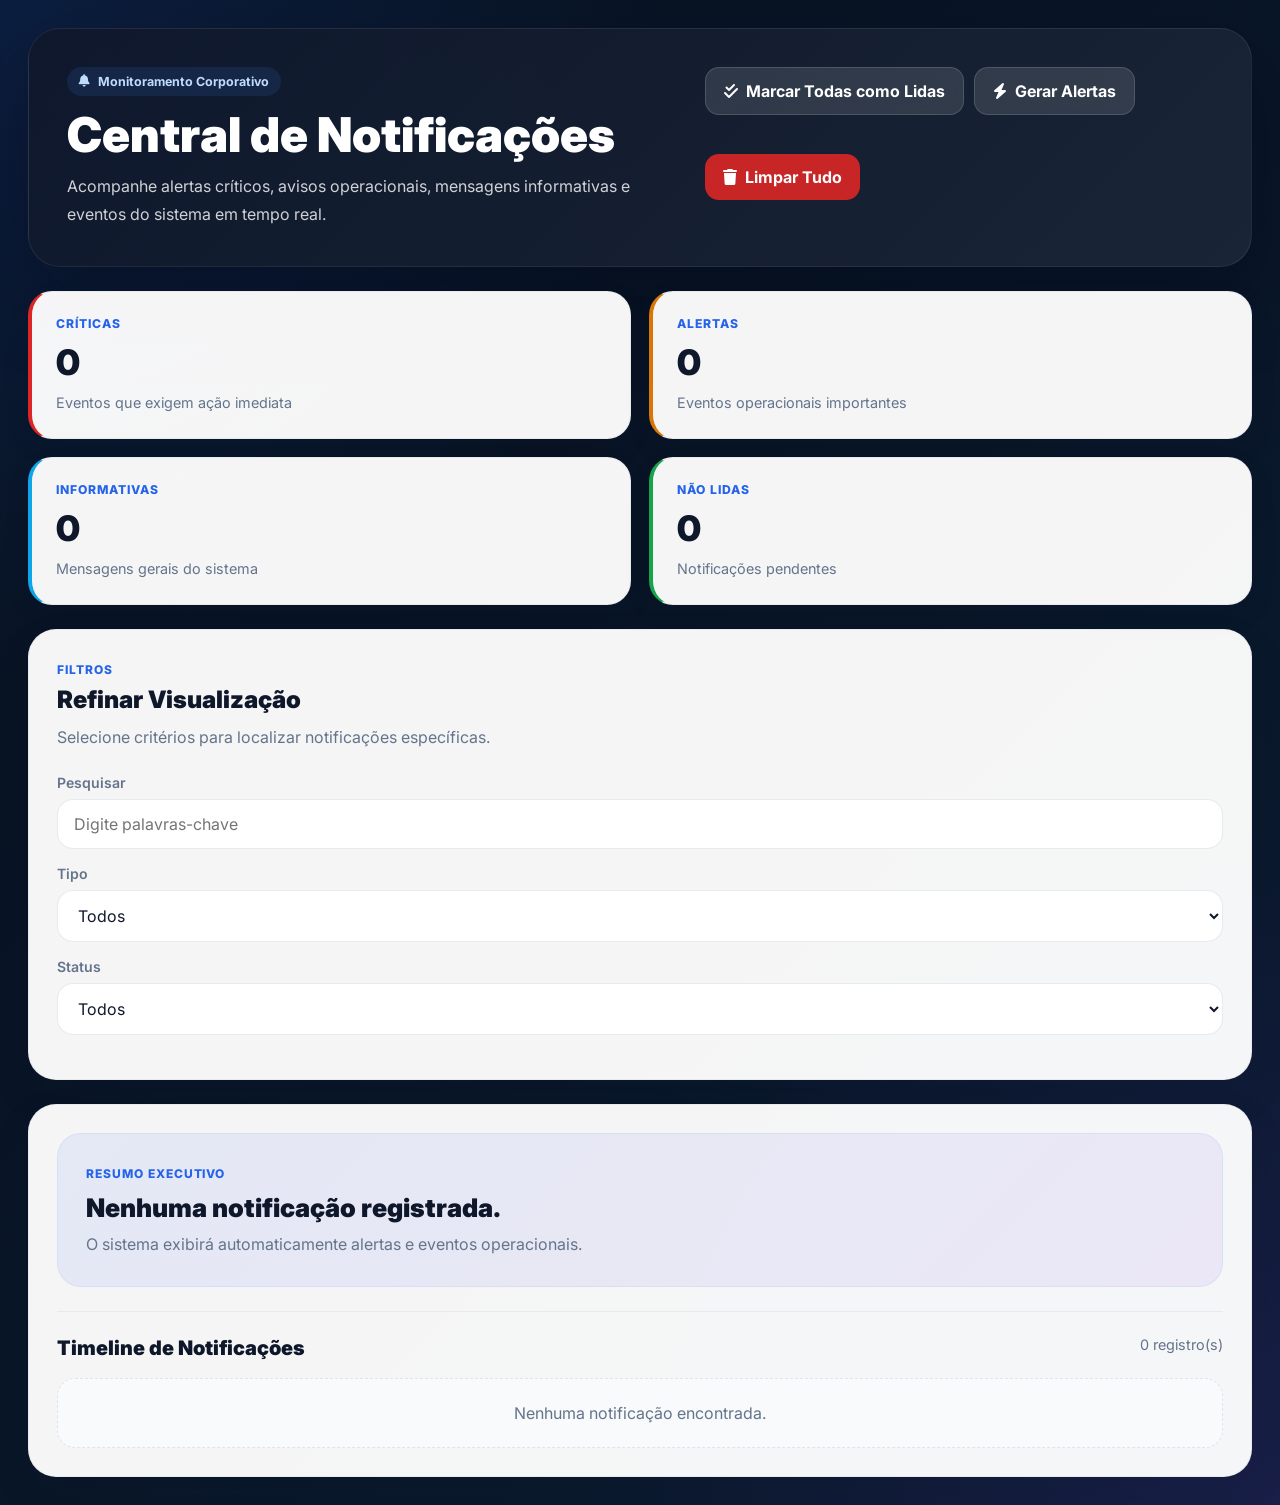
<file: notificacoes.html>
<!DOCTYPE html>
<html lang="pt-BR">
<head>
    <meta charset="UTF-8" />
    <meta name="viewport" content="width=device-width, initial-scale=1.0" />
    <title>StockMind | Central de Notificações</title>

    <!-- Google Fonts -->
    <link rel="preconnect" href="https://fonts.googleapis.com" />
    <link rel="preconnect" href="https://fonts.gstatic.com" crossorigin />
    <link
        href="https://fonts.googleapis.com/css2?family=Inter:wght@400;500;600;700;800;900&display=swap"
        rel="stylesheet"
    />

    <!-- Font Awesome -->
    <link
        rel="stylesheet"
        href="https://cdnjs.cloudflare.com/ajax/libs/font-awesome/6.5.2/css/all.min.css"
    />

    <!-- CSS -->
    <link rel="stylesheet" href="notificacoes.css" />
</head>
<body>

    <!-- APP -->
    <section class="app">

        <!-- HERO -->
        <header class="hero">
            <div class="hero-content">
                <span class="hero-badge">
                    <i class="fas fa-bell"></i>
                    Monitoramento Corporativo
                </span>

                <h1>Central de Notificações</h1>

                <p>
                    Acompanhe alertas críticos, avisos operacionais,
                    mensagens informativas e eventos do sistema em
                    tempo real.
                </p>
            </div>

            <div class="hero-actions">
                <button class="btn btn-glass" onclick="markAllAsRead()">
                    <i class="fas fa-check-double"></i>
                    Marcar Todas como Lidas
                </button>

                <button class="btn btn-glass" onclick="generateDemoNotifications()">
                    <i class="fas fa-bolt"></i>
                    Gerar Alertas
                </button>

                <button class="btn btn-danger" onclick="clearAllNotifications()">
                    <i class="fas fa-trash"></i>
                    Limpar Tudo
                </button>
            </div>
        </header>

        <!-- MÉTRICAS -->
        <section class="metrics">
            <article class="metric-card critical">
                <span class="metric-label">Críticas</span>
                <h3 id="statCritical">0</h3>
                <p>Eventos que exigem ação imediata</p>
            </article>

            <article class="metric-card warning">
                <span class="metric-label">Alertas</span>
                <h3 id="statWarning">0</h3>
                <p>Eventos operacionais importantes</p>
            </article>

            <article class="metric-card info">
                <span class="metric-label">Informativas</span>
                <h3 id="statInfo">0</h3>
                <p>Mensagens gerais do sistema</p>
            </article>

            <article class="metric-card success">
                <span class="metric-label">Não Lidas</span>
                <h3 id="statUnread">0</h3>
                <p>Notificações pendentes</p>
            </article>
        </section>

        <!-- ÁREA PRINCIPAL -->
        <section class="workspace">

            <!-- FILTROS -->
            <aside class="filters-panel">
                <div class="panel-header">
                    <span class="panel-label">Filtros</span>
                    <h2>Refinar Visualização</h2>
                    <p>
                        Selecione critérios para localizar
                        notificações específicas.
                    </p>
                </div>

                <div class="form-group">
                    <label for="search">Pesquisar</label>
                    <input
                        type="text"
                        id="search"
                        placeholder="Digite palavras-chave"
                    />
                </div>

                <div class="form-group">
                    <label for="filterType">Tipo</label>
                    <select id="filterType">
                        <option value="all">Todos</option>
                        <option value="critical">Crítica</option>
                        <option value="warning">Alerta</option>
                        <option value="info">Informativa</option>
                        <option value="success">Sucesso</option>
                    </select>
                </div>

                <div class="form-group">
                    <label for="filterStatus">Status</label>
                    <select id="filterStatus">
                        <option value="all">Todos</option>
                        <option value="unread">Não lidas</option>
                        <option value="read">Lidas</option>
                    </select>
                </div>
            </aside>

            <!-- CONTEÚDO -->
            <main class="content-area">

                <!-- INSIGHT -->
                <section class="insight-card">
                    <span class="insight-label">Resumo Executivo</span>
                    <h2 id="insightTitle">
                        Nenhuma notificação registrada.
                    </h2>
                    <p id="insightText">
                        O sistema exibirá automaticamente alertas e
                        mensagens operacionais.
                    </p>
                </section>

                <!-- LISTA -->
                <section class="notifications-section">
                    <div class="section-header">
                        <h2>Timeline de Notificações</h2>
                        <span id="notificationCount">0 registros</span>
                    </div>

                    <div id="notificationList" class="notification-list">
                        <!-- Preenchido via JavaScript -->
                    </div>
                </section>

            </main>
        </section>
    </section>

    <!-- JavaScript -->
    <script src="notificacoes.js"></script>
</body>
</html>
</file>
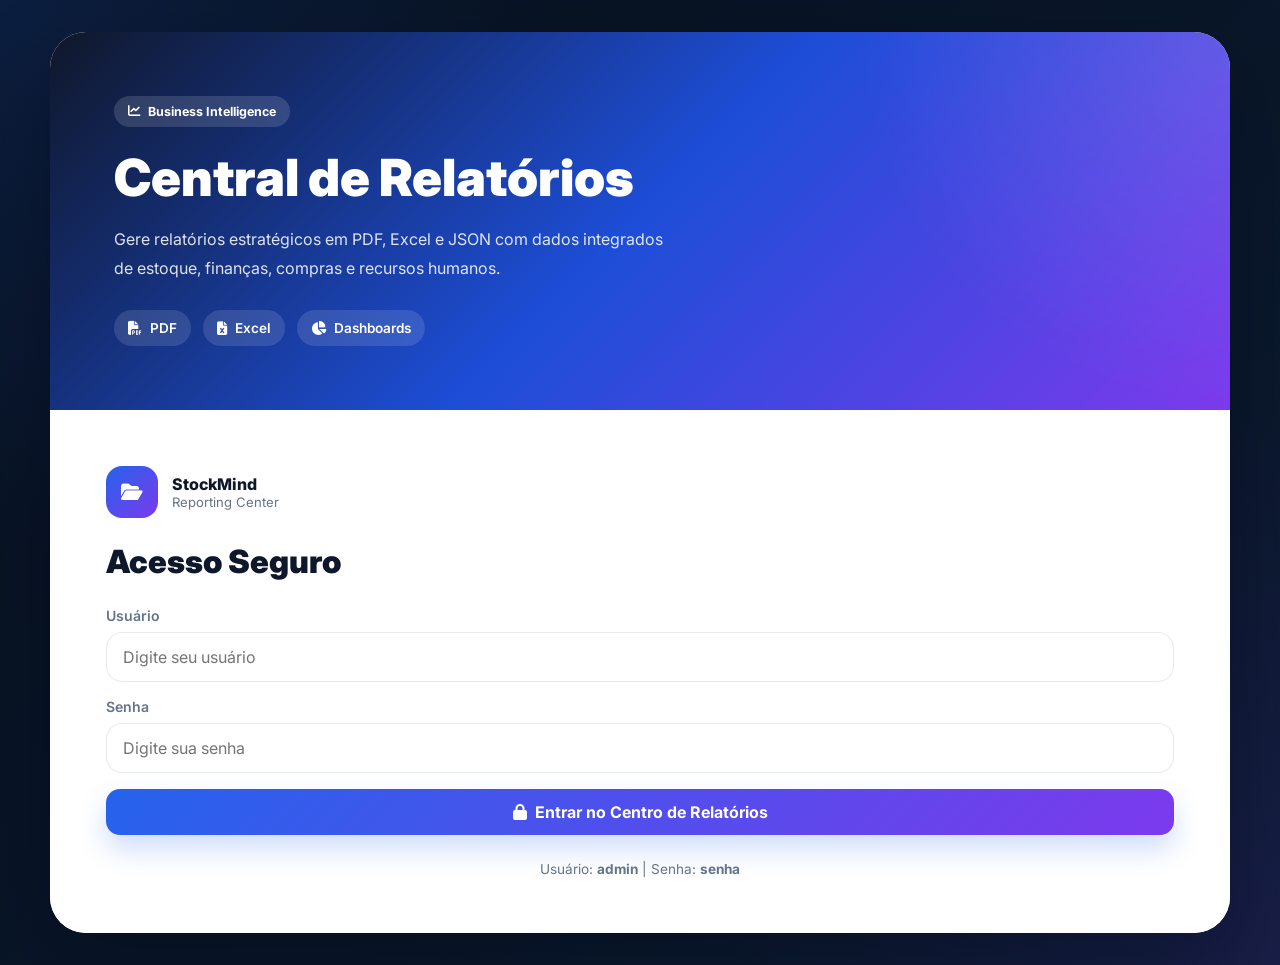
<file: relatorios.html>
<!DOCTYPE html>
<html lang="pt-BR">
<head>
    <meta charset="UTF-8">
    <meta name="viewport" content="width=device-width, initial-scale=1.0">
    <title>StockMind | Central de Relatórios</title>

    <!-- Google Fonts -->
    <link rel="preconnect" href="https://fonts.googleapis.com">
    <link rel="preconnect" href="https://fonts.gstatic.com" crossorigin>
    <link href="https://fonts.googleapis.com/css2?family=Inter:wght@400;500;600;700;800;900&display=swap" rel="stylesheet">

    <!-- Font Awesome -->
    <link rel="stylesheet"
          href="https://cdnjs.cloudflare.com/ajax/libs/font-awesome/6.5.2/css/all.min.css">

    <!-- CSS -->
    <link rel="stylesheet" href="relatorios.css">
</head>
<body>

    <!-- ========================================= -->
    <!-- LOGIN -->
    <!-- ========================================= -->
    <section id="loginScreen" class="login-screen">
        <div class="login-shell">
            <div class="login-visual">
                <div class="login-badge">
                    <i class="fas fa-chart-line"></i>
                    Business Intelligence
                </div>

                <h1>Central de Relatórios</h1>

                <p>
                    Gere relatórios estratégicos em PDF, Excel e JSON
                    com dados integrados de estoque, finanças,
                    compras e recursos humanos.
                </p>

                <div class="login-features">
                    <span><i class="fas fa-file-pdf"></i> PDF</span>
                    <span><i class="fas fa-file-excel"></i> Excel</span>
                    <span><i class="fas fa-chart-pie"></i> Dashboards</span>
                </div>
            </div>

            <div class="login-form">
                <div class="brand-mini">
                    <div class="brand-icon">
                        <i class="fas fa-folder-open"></i>
                    </div>
                    <div>
                        <strong>StockMind</strong>
                        <span>Reporting Center</span>
                    </div>
                </div>

                <h2>Acesso Seguro</h2>

                <div class="form-group">
                    <label for="loginUser">Usuário</label>
                    <input
                        type="text"
                        id="loginUser"
                        placeholder="Digite seu usuário"
                    >
                </div>

                <div class="form-group">
                    <label for="loginPass">Senha</label>
                    <input
                        type="password"
                        id="loginPass"
                        placeholder="Digite sua senha"
                    >
                </div>

                <button class="btn btn-primary" onclick="login()">
                    <i class="fas fa-lock"></i>
                    Entrar no Centro de Relatórios
                </button>

                <div id="loginError" class="error"></div>

                <p class="login-hint">
                    Usuário: <strong>admin</strong> |
                    Senha: <strong>senha</strong>
                </p>
            </div>
        </div>
    </section>

    <!-- ========================================= -->
    <!-- APP -->
    <!-- ========================================= -->
    <section id="app" class="app hidden">

        <!-- HERO -->
        <header class="hero">
            <div class="hero-content">
                <span class="hero-tag">
                    <i class="fas fa-sparkles"></i>
                    Data & Analytics
                </span>

                <h1>Central Corporativa de Relatórios</h1>

                <p>
                    Consolide dados operacionais e gere relatórios
                    executivos para apoiar decisões estratégicas.
                </p>
            </div>

            <div class="hero-actions">
                <button class="btn btn-glass" onclick="openSettings()">
                    <i class="fas fa-gear"></i>
                    Configurações
                </button>

                <button class="btn btn-danger" onclick="logout()">
                    <i class="fas fa-right-from-bracket"></i>
                    Sair
                </button>
            </div>
        </header>

        <!-- MÉTRICAS -->
        <section class="metrics">
            <article class="metric-card">
                <span class="metric-kicker">Gerados Hoje</span>
                <h3 id="statToday">0</h3>
                <p>Relatórios emitidos nas últimas 24 horas</p>
            </article>

            <article class="metric-card">
                <span class="metric-kicker">Este Mês</span>
                <h3 id="statMonth">0</h3>
                <p>Relatórios emitidos no período atual</p>
            </article>

            <article class="metric-card">
                <span class="metric-kicker">Módulos Ativos</span>
                <h3 id="statModules">5</h3>
                <p>Fontes integradas ao sistema</p>
            </article>

            <article class="metric-card highlight">
                <span class="metric-kicker">Última Exportação</span>
                <h3 id="statLast">--</h3>
                <p>Registro mais recente</p>
            </article>
        </section>

        <!-- GRID PRINCIPAL -->
        <section class="workspace">

            <!-- PAINEL DE GERAÇÃO -->
            <aside class="generator-panel">
                <div class="panel-header">
                    <span class="panel-label">Gerador</span>
                    <h2>Novo Relatório</h2>
                    <p>
                        Selecione o módulo, período e formato de exportação.
                    </p>
                </div>

                <div class="form-group">
                    <label for="reportType">Tipo de Relatório</label>
                    <select id="reportType">
                        <option value="Estoque">Estoque</option>
                        <option value="Financeiro">Financeiro</option>
                        <option value="Compras Inteligentes">Compras Inteligentes</option>
                        <option value="Funcionários">Funcionários</option>
                        <option value="Auditoria">Auditoria</option>
                    </select>
                </div>

                <div class="form-group">
                    <label for="reportPeriod">Período</label>
                    <select id="reportPeriod">
                        <option value="Hoje">Hoje</option>
                        <option value="Últimos 7 dias">Últimos 7 dias</option>
                        <option value="Últimos 30 dias">Últimos 30 dias</option>
                        <option value="Mês Atual">Mês Atual</option>
                        <option value="Ano Atual">Ano Atual</option>
                    </select>
                </div>

                <div class="form-group">
                    <label for="reportFormat">Formato</label>
                    <select id="reportFormat">
                        <option value="PDF">PDF</option>
                        <option value="Excel">Excel</option>
                        <option value="JSON">JSON</option>
                    </select>
                </div>

                <button class="btn btn-primary" onclick="generateReport()">
                    <i class="fas fa-wand-magic-sparkles"></i>
                    Gerar Relatório
                </button>

                <div id="alerts" class="alerts"></div>
            </aside>

            <!-- CONTEÚDO -->
            <main class="content-area">

                <!-- INSIGHT EXECUTIVO -->
                <section class="executive-insight">
                    <span class="insight-label">Insight Executivo</span>
                    <h2 id="insightTitle">
                        Ambiente pronto para consolidação de dados.
                    </h2>
                    <p id="insightText">
                        Gere relatórios integrados e acompanhe o histórico
                        de exportações em tempo real.
                    </p>
                </section>

                <!-- FORMATOS -->
                <section class="formats-grid">
                    <article class="format-card pdf">
                        <i class="fas fa-file-pdf"></i>
                        <h3>PDF Executivo</h3>
                        <p>Relatórios formatados para diretoria.</p>
                    </article>

                    <article class="format-card excel">
                        <i class="fas fa-file-excel"></i>
                        <h3>Excel Analítico</h3>
                        <p>Planilhas com dados detalhados.</p>
                    </article>

                    <article class="format-card json">
                        <i class="fas fa-code"></i>
                        <h3>JSON Técnico</h3>
                        <p>Integração e backup estruturado.</p>
                    </article>
                </section>

                <!-- HISTÓRICO -->
                <section class="history-section">
                    <div class="section-header">
                        <h2>Histórico de Relatórios</h2>
                        <span id="historyCount">0 registros</span>
                    </div>

                    <div id="historyList" class="history-list">
                        <!-- Preenchido via JavaScript -->
                    </div>
                </section>
            </main>
        </section>
    </section>

    <!-- JS -->
    <script src="relatorios.js"></script>
</body>
</html>
</file>
<file: backup.css>
/* =========================================
   STOCKMIND - BACKUP E RECUPERAÇÃO
   ARQUIVO: backup.css
========================================= */

* {
    margin: 0;
    padding: 0;
    box-sizing: border-box;
}

:root {
    --bg-1: #07111f;
    --bg-2: #0b1b31;

    --surface: rgba(255, 255, 255, 0.96);
    --border: rgba(148, 163, 184, 0.14);

    --text: #0f172a;
    --muted: #64748b;

    --primary: #2563eb;
    --secondary: #7c3aed;
    --danger: #dc2626;
    --success: #16a34a;

    --radius-xl: 32px;
    --radius-lg: 24px;
    --radius-md: 16px;

    --shadow-xl: 0 30px 80px rgba(2, 6, 23, 0.35);
    --shadow-lg: 0 18px 45px rgba(15, 23, 42, 0.08);
    --shadow-md: 0 10px 30px rgba(15, 23, 42, 0.06);
}

*,
*::before,
*::after {
    box-sizing: border-box;
}

body {
    font-family: "Inter", sans-serif;
    min-height: 100vh;
    color: var(--text);
    background:
        radial-gradient(circle at top left,
            rgba(37, 99, 235, 0.16),
            transparent 35%),
        radial-gradient(circle at bottom right,
            rgba(124, 58, 237, 0.12),
            transparent 35%),
        linear-gradient(135deg, var(--bg-1), var(--bg-2));
}

button,
input {
    font: inherit;
}

button {
    border: none;
    cursor: pointer;
}

/* APP */
.app {
    max-width: 1700px;
    margin: 0 auto;
    padding: 28px;
}

/* HERO */
.hero {
    display: flex;
    justify-content: space-between;
    gap: 24px;
    padding: 38px;
    margin-bottom: 24px;
    border-radius: var(--radius-xl);
    background:
        linear-gradient(
            135deg,
            rgba(15, 23, 42, 0.92),
            rgba(30, 41, 59, 0.82)
        );
    border: 1px solid rgba(255, 255, 255, 0.08);
    box-shadow: var(--shadow-xl);
}

.hero-badge {
    display: inline-flex;
    align-items: center;
    gap: 8px;
    padding: 7px 12px;
    margin-bottom: 14px;
    border-radius: 999px;
    font-size: 0.78rem;
    font-weight: 700;
    color: #bfdbfe;
    background: rgba(59, 130, 246, 0.12);
}

.hero h1 {
    font-size: 3rem;
    font-weight: 900;
    line-height: 1.05;
    color: #ffffff;
}

.hero p {
    margin-top: 12px;
    max-width: 720px;
    line-height: 1.75;
    color: rgba(255, 255, 255, 0.8);
}

.hero-actions {
    display: flex;
    gap: 10px;
    flex-wrap: wrap;
    align-items: flex-start;
}

/* BOTÕES */
.btn {
    display: inline-flex;
    align-items: center;
    justify-content: center;
    gap: 8px;
    padding: 13px 18px;
    border-radius: 14px;
    font-weight: 700;
    transition: 0.25s ease;
}

.btn:hover {
    transform: translateY(-2px);
}

.btn-primary {
    width: 100%;
    color: #ffffff;
    margin-bottom: 12px;
    background: linear-gradient(135deg, #2563eb, #7c3aed);
    box-shadow: 0 14px 28px rgba(37, 99, 235, 0.22);
}

.btn-glass {
    color: #ffffff;
    background: rgba(255, 255, 255, 0.12);
    border: 1px solid rgba(255, 255, 255, 0.14);
    backdrop-filter: blur(12px);
}

.btn-danger {
    color: #ffffff;
    background: rgba(220, 38, 38, 0.9);
}

/* MÉTRICAS */
.metrics {
    display: grid;
    grid-template-columns: repeat(4, 1fr);
    gap: 18px;
    margin-bottom: 24px;
}

.metric-card {
    padding: 24px;
    border-radius: var(--radius-lg);
    background: var(--surface);
    border: 1px solid var(--border);
    box-shadow: var(--shadow-md);
}

.metric-label {
    display: block;
    font-size: 0.76rem;
    font-weight: 800;
    letter-spacing: 0.08em;
    text-transform: uppercase;
    color: var(--primary);
    margin-bottom: 10px;
}

.metric-card h3 {
    font-size: 2.2rem;
    font-weight: 900;
    margin-bottom: 8px;
}

.metric-card p {
    color: var(--muted);
    line-height: 1.6;
    font-size: 0.9rem;
}

/* WORKSPACE */
.workspace {
    display: grid;
    grid-template-columns: 340px 1fr;
    gap: 24px;
}

.actions-panel,
.content-area {
    border-radius: 28px;
    background: var(--surface);
    border: 1px solid var(--border);
    box-shadow: var(--shadow-lg);
}

.actions-panel {
    padding: 28px;
    height: fit-content;
}

.content-area {
    padding: 28px;
}

.panel-label {
    display: inline-block;
    font-size: 0.75rem;
    font-weight: 800;
    letter-spacing: 0.08em;
    text-transform: uppercase;
    color: var(--primary);
    margin-bottom: 8px;
}

.panel-header h2 {
    font-size: 1.5rem;
    font-weight: 900;
    margin-bottom: 10px;
}

.panel-header p {
    color: var(--muted);
    line-height: 1.7;
    margin-bottom: 22px;
}

/* ALERTAS */
.alerts {
    margin-top: 18px;
}

/* INSIGHT */
.insight-card {
    padding: 28px;
    margin-bottom: 24px;
    border-radius: 24px;
    background:
        linear-gradient(
            135deg,
            rgba(37, 99, 235, 0.08),
            rgba(124, 58, 237, 0.08)
        );
    border: 1px solid rgba(37, 99, 235, 0.08);
}

.insight-label {
    font-size: 0.75rem;
    font-weight: 800;
    letter-spacing: 0.08em;
    text-transform: uppercase;
    color: var(--primary);
}

.insight-card h2 {
    margin: 10px 0 8px;
    font-size: 1.6rem;
    font-weight: 900;
}

.insight-card p {
    color: var(--muted);
    line-height: 1.7;
}

/* HISTÓRICO */
.history-section {
    border-top: 1px solid rgba(148, 163, 184, 0.15);
    padding-top: 24px;
}

.section-header {
    display: flex;
    justify-content: space-between;
    gap: 12px;
    margin-bottom: 18px;
}

.section-header h2 {
    font-size: 1.25rem;
    font-weight: 900;
}

.section-header span {
    color: var(--muted);
    font-size: 0.9rem;
}

.history-list {
    display: grid;
    gap: 14px;
}

/* RESPONSIVO */
@media (max-width: 1280px) {
    .metrics {
        grid-template-columns: repeat(2, 1fr);
    }

    .workspace {
        grid-template-columns: 1fr;
    }
}

@media (max-width: 900px) {
    .hero {
        flex-direction: column;
    }

    .hero h1 {
        font-size: 2.2rem;
    }
}

@media (max-width: 640px) {
    .app {
        padding: 16px;
    }

    .hero,
    .actions-panel,
    .content-area {
        padding: 22px;
    }

    .metrics {
        grid-template-columns: 1fr;
    }

    .hero h1 {
        font-size: 1.8rem;
    }
}
</file>
<file: compras.css>
/* =========================================
   STOCKMIND - COMPRAS INTELIGENTES
   ARQUIVO: compras.css
========================================= */

* {
    margin: 0;
    padding: 0;
    box-sizing: border-box;
}

:root {
    --bg: #0f172a;
    --surface: #ffffff;
    --surface-2: #f8fafc;
    --border: #e2e8f0;
    --text: #0f172a;
    --muted: #64748b;
    --primary: #2563eb;
    --success: #16a34a;
    --warning: #d97706;
    --danger: #dc2626;
    --purple: #7c3aed;
    --radius: 18px;
    --shadow: 0 12px 30px rgba(15, 23, 42, 0.08);
}

/* BASE */
* {
    margin: 0;
    padding: 0;
    box-sizing: border-box;
}

body {
    font-family: 'Inter', sans-serif;
    background: linear-gradient(135deg, #0f172a 0%, #1e3a8a 100%);
    color: var(--text);
    min-height: 100vh;
}

.hidden {
    display: none !important;
}

button,
input,
select {
    font: inherit;
}

button {
    cursor: pointer;
    border: none;
    outline: none;
}

input,
select {
    width: 100%;
    padding: 12px 14px;
    border: 1px solid var(--border);
    border-radius: 12px;
    background: #ffffff;
    color: var(--text);
    outline: none;
    transition: 0.25s ease;
}

input:focus,
select:focus {
    border-color: var(--primary);
    box-shadow: 0 0 0 4px rgba(37, 99, 235, 0.12);
}

/* LOGIN */
.login-screen {
    min-height: 100vh;
    display: flex;
    align-items: center;
    justify-content: center;
    padding: 24px;
}

.login-card {
    width: 100%;
    max-width: 420px;
    background: var(--surface);
    border: 1px solid var(--border);
    border-radius: 28px;
    padding: 36px;
    box-shadow: 0 25px 60px rgba(0, 0, 0, 0.25);
}

.brand {
    display: flex;
    align-items: center;
    gap: 14px;
    margin-bottom: 28px;
}

.brand-icon {
    width: 56px;
    height: 56px;
    border-radius: 18px;
    background: linear-gradient(135deg, #7c3aed, #a78bfa);
    display: flex;
    align-items: center;
    justify-content: center;
    color: #ffffff;
    font-size: 1.4rem;
}

.brand h1 {
    font-size: 1.7rem;
    font-weight: 800;
    color: var(--text);
}

.brand p {
    font-size: 0.85rem;
    color: var(--muted);
}

.input-group {
    margin-bottom: 16px;
}

.input-group label {
    display: block;
    margin-bottom: 8px;
    font-size: 0.9rem;
    color: var(--muted);
}

.login-hint {
    margin-top: 14px;
    text-align: center;
    color: var(--muted);
    font-size: 0.85rem;
}

.error {
    margin-top: 12px;
    color: var(--danger);
    font-size: 0.9rem;
}

/* BOTÕES */
.btn {
    border: none;
    border-radius: 12px;
    padding: 12px 16px;
    font-weight: 600;
    transition: 0.25s ease;
    display: inline-flex;
    align-items: center;
    justify-content: center;
    gap: 8px;
}

.btn:hover {
    transform: translateY(-1px);
}

.btn-primary {
    background: var(--primary);
    color: #ffffff;
    width: 100%;
}

.btn-secondary {
    background: #ffffff;
    color: var(--text);
    border: 1px solid var(--border);
}

.btn-success {
    background: var(--success);
    color: #ffffff;
}

.btn-danger {
    background: var(--danger);
    color: #ffffff;
}

/* APP */
.app {
    max-width: 1500px;
    margin: 0 auto;
    padding: 24px;
}

/* TOPBAR */
.topbar {
    display: flex;
    justify-content: space-between;
    align-items: center;
    gap: 16px;
    flex-wrap: wrap;
    margin-bottom: 24px;
}

.topbar h2 {
    font-size: 2rem;
    font-weight: 800;
    color: #ffffff;
}

.topbar p {
    margin-top: 4px;
    color: rgba(255, 255, 255, 0.8);
}

.actions {
    display: flex;
    gap: 10px;
    flex-wrap: wrap;
}

/* CARDS */
.card {
    background: var(--surface);
    border: 1px solid var(--border);
    border-radius: 24px;
    box-shadow: var(--shadow);
    padding: 22px;
}

.section-title {
    margin-bottom: 18px;
    font-size: 1.15rem;
    font-weight: 700;
    color: var(--text);
}

/* KPIs */
.stats {
    display: grid;
    grid-template-columns: repeat(auto-fit, minmax(220px, 1fr));
    gap: 16px;
    margin-bottom: 24px;
}

.stat-label {
    font-size: 0.9rem;
    color: var(--muted);
}

.stat-value {
    font-size: 2rem;
    font-weight: 800;
    margin-top: 8px;
    color: var(--text);
}

/* LAYOUT PRINCIPAL */
.layout {
    display: grid;
    grid-template-columns: 380px 1fr;
    gap: 24px;
    margin-bottom: 24px;
}

.form-grid {
    display: grid;
    gap: 14px;
}

/* TOOLBAR */
.toolbar {
    display: flex;
    gap: 12px;
    flex-wrap: wrap;
    margin-bottom: 16px;
}

.toolbar input {
    flex: 1;
    min-width: 220px;
}

#filterPriority {
    max-width: 240px;
}

/* TABELA */
.table-wrap {
    overflow-x: auto;
}

table {
    width: 100%;
    border-collapse: collapse;
}

th,
td {
    padding: 14px 12px;
    text-align: left;
    border-bottom: 1px solid var(--border);
}

th {
    font-size: 0.8rem;
    color: var(--muted);
    text-transform: uppercase;
    letter-spacing: 0.04em;
}

tr:hover {
    background: var(--surface-2);
}

/* BADGES */
.badge {
    display: inline-block;
    padding: 6px 10px;
    border-radius: 999px;
    font-size: 0.75rem;
    font-weight: 700;
}

.badge.critical {
    background: #fee2e2;
    color: #991b1b;
}

.badge.high {
    background: #fef3c7;
    color: #92400e;
}

.badge.normal {
    background: #dbeafe;
    color: #1d4ed8;
}

.badge.excess {
    background: #ede9fe;
    color: #6d28d9;
}

/* ALERTAS */
.alert-list {
    display: flex;
    flex-direction: column;
    gap: 10px;
    margin-top: 18px;
}

.alert {
    padding: 12px 14px;
    border-radius: 12px;
    font-size: 0.88rem;
    font-weight: 500;
}

.alert.success {
    background: #dcfce7;
    color: #166534;
}

.alert.warning {
    background: #fef3c7;
    color: #92400e;
}

.alert.danger {
    background: #fee2e2;
    color: #991b1b;
}

/* RESUMO */
.summary-grid {
    display: grid;
    grid-template-columns: 1fr 1fr;
    gap: 24px;
}

.summary-content {
    color: var(--muted);
    line-height: 1.7;
    font-size: 0.95rem;
}

/* RESPONSIVO */
@media (max-width: 1100px) {
    .layout,
    .summary-grid {
        grid-template-columns: 1fr;
    }
}

@media (max-width: 700px) {
    .topbar h2 {
        font-size: 1.5rem;
    }

    .actions {
        width: 100%;
    }

    .actions .btn {
        flex: 1;
    }

    .toolbar {
        flex-direction: column;
    }

    #filterPriority {
        max-width: 100%;
    }
}
</file>
<file: estoque.css>
/* =========================================
   STOCKMIND - CONTROLE DE ESTOQUE
   ARQUIVO: estoque.css
========================================= */

* {
    margin: 0;
    padding: 0;
    box-sizing: border-box;
}

:root {
    --bg: #0f172a;
    --surface: #ffffff;
    --surface-2: #f8fafc;
    --border: #e2e8f0;
    --text: #0f172a;
    --muted: #64748b;
    --primary: #2563eb;
    --success: #16a34a;
    --warning: #d97706;
    --danger: #dc2626;
    --radius: 18px;
    --shadow: 0 12px 30px rgba(15, 23, 42, 0.08);
}

/* BASE */
body {
    font-family: 'Inter', sans-serif;
    background: linear-gradient(135deg, #0f172a 0%, #1e3a8a 100%);
    color: var(--text);
    min-height: 100vh;
}

.hidden {
    display: none !important;
}

button,
input,
select {
    font: inherit;
}

button {
    cursor: pointer;
    border: none;
    outline: none;
}

input,
select {
    width: 100%;
    padding: 12px 14px;
    border: 1px solid var(--border);
    border-radius: 12px;
    background: #ffffff;
    color: var(--text);
    outline: none;
    transition: 0.25s ease;
}

input:focus,
select:focus {
    border-color: var(--primary);
    box-shadow: 0 0 0 4px rgba(37, 99, 235, 0.12);
}

/* LOGIN */
.login-screen {
    min-height: 100vh;
    display: flex;
    align-items: center;
    justify-content: center;
    padding: 24px;
}

.login-card {
    width: 100%;
    max-width: 420px;
    background: var(--surface);
    border: 1px solid var(--border);
    border-radius: 28px;
    padding: 36px;
    box-shadow: 0 25px 60px rgba(0, 0, 0, 0.25);
}

.brand {
    display: flex;
    align-items: center;
    gap: 14px;
    margin-bottom: 28px;
}

.brand-icon {
    width: 56px;
    height: 56px;
    border-radius: 18px;
    background: linear-gradient(135deg, #2563eb, #60a5fa);
    display: flex;
    align-items: center;
    justify-content: center;
    color: #ffffff;
    font-size: 1.4rem;
}

.brand h1 {
    font-size: 1.7rem;
    font-weight: 800;
    color: var(--text);
}

.brand p {
    font-size: 0.85rem;
    color: var(--muted);
}

.input-group {
    margin-bottom: 16px;
}

.input-group label {
    display: block;
    margin-bottom: 8px;
    font-size: 0.9rem;
    color: var(--muted);
}

.login-hint {
    margin-top: 14px;
    text-align: center;
    color: var(--muted);
    font-size: 0.85rem;
}

.error {
    margin-top: 12px;
    color: var(--danger);
    font-size: 0.9rem;
}

/* BOTÕES */
.btn {
    border: none;
    border-radius: 12px;
    padding: 12px 16px;
    font-weight: 600;
    transition: 0.25s ease;
    display: inline-flex;
    align-items: center;
    justify-content: center;
    gap: 8px;
}

.btn:hover {
    transform: translateY(-1px);
}

.btn-primary {
    background: var(--primary);
    color: #ffffff;
    width: 100%;
}

.btn-secondary {
    background: #ffffff;
    color: var(--text);
    border: 1px solid var(--border);
}

.btn-success {
    background: var(--success);
    color: #ffffff;
}

.btn-danger {
    background: var(--danger);
    color: #ffffff;
}

/* APP */
.app {
    max-width: 1500px;
    margin: 0 auto;
    padding: 24px;
}

/* TOPBAR */
.topbar {
    display: flex;
    justify-content: space-between;
    align-items: center;
    gap: 16px;
    flex-wrap: wrap;
    margin-bottom: 24px;
}

.topbar h2 {
    font-size: 2rem;
    font-weight: 800;
    color: #ffffff;
}

.topbar p {
    margin-top: 4px;
    color: rgba(255, 255, 255, 0.8);
}

.actions {
    display: flex;
    gap: 10px;
    flex-wrap: wrap;
}

/* CARDS */
.card {
    background: var(--surface);
    border: 1px solid var(--border);
    border-radius: 24px;
    box-shadow: var(--shadow);
    padding: 22px;
}

.section-title {
    margin-bottom: 18px;
    font-size: 1.15rem;
    font-weight: 700;
    color: var(--text);
}

/* ESTATÍSTICAS */
.stats {
    display: grid;
    grid-template-columns: repeat(auto-fit, minmax(220px, 1fr));
    gap: 16px;
    margin-bottom: 24px;
}

.stat-label {
    font-size: 0.9rem;
    color: var(--muted);
}

.stat-value {
    font-size: 2rem;
    font-weight: 800;
    margin-top: 8px;
    color: var(--text);
}

/* LAYOUT */
.layout {
    display: grid;
    grid-template-columns: 420px 1fr;
    gap: 24px;
}

.form-grid {
    display: grid;
    gap: 14px;
}

.two-cols {
    display: grid;
    grid-template-columns: 1fr 1fr;
    gap: 12px;
}

/* TOOLBAR */
.toolbar {
    display: flex;
    gap: 12px;
    flex-wrap: wrap;
    margin-bottom: 16px;
}

.toolbar input {
    flex: 1;
    min-width: 220px;
}

#filterStatus {
    max-width: 220px;
}

/* TABELA */
.table-wrap {
    overflow-x: auto;
}

table {
    width: 100%;
    border-collapse: collapse;
}

th,
td {
    padding: 14px 12px;
    text-align: left;
    border-bottom: 1px solid var(--border);
}

th {
    font-size: 0.8rem;
    color: var(--muted);
    text-transform: uppercase;
    letter-spacing: 0.04em;
}

tr:hover {
    background: var(--surface-2);
}

/* BADGES */
.badge {
    display: inline-block;
    padding: 6px 10px;
    border-radius: 999px;
    font-size: 0.75rem;
    font-weight: 700;
}

.badge.ok {
    background: #dcfce7;
    color: #166534;
}

.badge.low {
    background: #fef3c7;
    color: #92400e;
}

.badge.expired {
    background: #fee2e2;
    color: #991b1b;
}

/* BOTÕES DE ÍCONE */
.icon-btn {
    background: none;
    border: none;
    padding: 6px 8px;
    border-radius: 8px;
    color: var(--muted);
    cursor: pointer;
    transition: 0.2s;
}

.icon-btn:hover {
    background: var(--surface-2);
    color: var(--text);
}

/* ALERTAS */
.alert-list {
    display: flex;
    flex-direction: column;
    gap: 10px;
    margin-top: 18px;
}

.alert {
    padding: 12px 14px;
    border-radius: 12px;
    font-size: 0.88rem;
    font-weight: 500;
}

.alert.warning {
    background: #fef3c7;
    color: #92400e;
}

.alert.danger {
    background: #fee2e2;
    color: #991b1b;
}

.alert.success {
    background: #dcfce7;
    color: #166534;
}

/* RESPONSIVO */
@media (max-width: 1100px) {
    .layout {
        grid-template-columns: 1fr;
    }
}

@media (max-width: 700px) {
    .two-cols {
        grid-template-columns: 1fr;
    }

    .topbar h2 {
        font-size: 1.5rem;
    }

    .actions {
        width: 100%;
    }

    .actions .btn {
        flex: 1;
    }
}
</file>
<file: financeiro.css>
/* =========================================
   STOCKMIND - SISTEMA FINANCEIRO
   ARQUIVO: financeiro.css
========================================= */

* {
    margin: 0;
    padding: 0;
    box-sizing: border-box;
}

:root {
    --bg: #0f172a;
    --surface: #ffffff;
    --surface-2: #f8fafc;
    --border: #e2e8f0;
    --text: #0f172a;
    --muted: #64748b;
    --primary: #2563eb;
    --success: #16a34a;
    --warning: #d97706;
    --danger: #dc2626;
    --radius: 18px;
    --shadow: 0 12px 30px rgba(15, 23, 42, 0.08);
}

/* BASE */
body {
    font-family: 'Inter', sans-serif;
    background: linear-gradient(135deg, #0f172a 0%, #1e3a8a 100%);
    color: var(--text);
    min-height: 100vh;
}

.hidden {
    display: none !important;
}

button,
input,
select {
    font: inherit;
}

button {
    cursor: pointer;
    border: none;
    outline: none;
}

input,
select {
    width: 100%;
    padding: 12px 14px;
    border: 1px solid var(--border);
    border-radius: 12px;
    background: #ffffff;
    color: var(--text);
    outline: none;
    transition: 0.25s ease;
}

input:focus,
select:focus {
    border-color: var(--primary);
    box-shadow: 0 0 0 4px rgba(37, 99, 235, 0.12);
}

/* LOGIN */
.login-screen {
    min-height: 100vh;
    display: flex;
    align-items: center;
    justify-content: center;
    padding: 24px;
}

.login-card {
    width: 100%;
    max-width: 420px;
    background: var(--surface);
    border: 1px solid var(--border);
    border-radius: 28px;
    padding: 36px;
    box-shadow: 0 25px 60px rgba(0, 0, 0, 0.25);
}

.brand {
    display: flex;
    align-items: center;
    gap: 14px;
    margin-bottom: 28px;
}

.brand-icon {
    width: 56px;
    height: 56px;
    border-radius: 18px;
    background: linear-gradient(135deg, #10b981, #34d399);
    display: flex;
    align-items: center;
    justify-content: center;
    color: #ffffff;
    font-size: 1.4rem;
}

.brand h1 {
    font-size: 1.7rem;
    font-weight: 800;
    color: var(--text);
}

.brand p {
    font-size: 0.85rem;
    color: var(--muted);
}

.input-group {
    margin-bottom: 16px;
}

.input-group label {
    display: block;
    margin-bottom: 8px;
    font-size: 0.9rem;
    color: var(--muted);
}

.login-hint {
    margin-top: 14px;
    text-align: center;
    color: var(--muted);
    font-size: 0.85rem;
}

.error {
    margin-top: 12px;
    color: var(--danger);
    font-size: 0.9rem;
}

/* BOTÕES */
.btn {
    border: none;
    border-radius: 12px;
    padding: 12px 16px;
    font-weight: 600;
    transition: 0.25s ease;
    display: inline-flex;
    align-items: center;
    justify-content: center;
    gap: 8px;
}

.btn:hover {
    transform: translateY(-1px);
}

.btn-primary {
    background: var(--primary);
    color: #ffffff;
    width: 100%;
}

.btn-secondary {
    background: #ffffff;
    color: var(--text);
    border: 1px solid var(--border);
}

.btn-success {
    background: var(--success);
    color: #ffffff;
}

.btn-danger {
    background: var(--danger);
    color: #ffffff;
}

/* APP */
.app {
    max-width: 1500px;
    margin: 0 auto;
    padding: 24px;
}

/* TOPBAR */
.topbar {
    display: flex;
    justify-content: space-between;
    align-items: center;
    gap: 16px;
    flex-wrap: wrap;
    margin-bottom: 24px;
}

.topbar h2 {
    font-size: 2rem;
    font-weight: 800;
    color: #ffffff;
}

.topbar p {
    margin-top: 4px;
    color: rgba(255, 255, 255, 0.8);
}

.actions {
    display: flex;
    gap: 10px;
    flex-wrap: wrap;
}

/* CARDS */
.card {
    background: var(--surface);
    border: 1px solid var(--border);
    border-radius: 24px;
    box-shadow: var(--shadow);
    padding: 22px;
}

.section-title {
    margin-bottom: 18px;
    font-size: 1.15rem;
    font-weight: 700;
    color: var(--text);
}

/* KPIs */
.stats {
    display: grid;
    grid-template-columns: repeat(auto-fit, minmax(220px, 1fr));
    gap: 16px;
    margin-bottom: 24px;
}

.stat-label {
    font-size: 0.9rem;
    color: var(--muted);
}

.stat-value {
    font-size: 2rem;
    font-weight: 800;
    margin-top: 8px;
    color: var(--text);
}

.stat-value.positive {
    color: var(--success);
}

.stat-value.negative {
    color: var(--danger);
}

/* LAYOUT */
.layout {
    display: grid;
    grid-template-columns: 380px 1fr;
    gap: 24px;
}

.form-grid {
    display: grid;
    gap: 14px;
}

/* TOOLBAR */
.toolbar {
    display: flex;
    gap: 12px;
    flex-wrap: wrap;
    margin-bottom: 16px;
}

.toolbar input {
    flex: 1;
    min-width: 220px;
}

#filterType {
    max-width: 220px;
}

/* TABELA */
.table-wrap {
    overflow-x: auto;
}

table {
    width: 100%;
    border-collapse: collapse;
}

th,
td {
    padding: 14px 12px;
    text-align: left;
    border-bottom: 1px solid var(--border);
}

th {
    font-size: 0.8rem;
    color: var(--muted);
    text-transform: uppercase;
    letter-spacing: 0.04em;
}

tr:hover {
    background: var(--surface-2);
}

/* BADGES */
.badge {
    display: inline-block;
    padding: 6px 10px;
    border-radius: 999px;
    font-size: 0.75rem;
    font-weight: 700;
}

.badge.income {
    background: #dcfce7;
    color: #166534;
}

.badge.expense {
    background: #fee2e2;
    color: #991b1b;
}

/* BOTÕES DE ÍCONE */
.icon-btn {
    background: none;
    border: none;
    padding: 6px 8px;
    border-radius: 8px;
    color: var(--muted);
    cursor: pointer;
    transition: 0.2s;
}

.icon-btn:hover {
    background: var(--surface-2);
    color: var(--text);
}

/* ALERTAS */
.alert-list {
    display: flex;
    flex-direction: column;
    gap: 10px;
    margin-top: 18px;
}

.alert {
    padding: 12px 14px;
    border-radius: 12px;
    font-size: 0.88rem;
    font-weight: 500;
}

.alert.success {
    background: #dcfce7;
    color: #166534;
}

.alert.warning {
    background: #fef3c7;
    color: #92400e;
}

.alert.danger {
    background: #fee2e2;
    color: #991b1b;
}

/* RESPONSIVO */
@media (max-width: 1100px) {
    .layout {
        grid-template-columns: 1fr;
    }
}

@media (max-width: 700px) {
    .topbar h2 {
        font-size: 1.5rem;
    }

    .actions {
        width: 100%;
    }

    .actions .btn {
        flex: 1;
    }
}
</file>
<file: funcionarios.css>
/* =========================================
   STOCKMIND - GESTÃO DE FUNCIONÁRIOS
   ARQUIVO: funcionarios.css
========================================= */

* {
    margin: 0;
    padding: 0;
    box-sizing: border-box;
}

:root {
    --bg-1: #0a0f1f;
    --bg-2: #111827;
    --surface: rgba(255, 255, 255, 0.96);
    --surface-soft: rgba(255, 255, 255, 0.82);
    --border: rgba(148, 163, 184, 0.18);
    --text: #0f172a;
    --muted: #64748b;
    --primary: #2563eb;
    --success: #16a34a;
    --warning: #d97706;
    --danger: #dc2626;
    --purple: #7c3aed;
    --orange: #ea580c;
    --radius-xl: 28px;
    --radius-lg: 20px;
    --radius-md: 14px;
    --shadow-xl: 0 30px 80px rgba(2, 6, 23, 0.35);
    --shadow-lg: 0 20px 40px rgba(15, 23, 42, 0.08);
    --shadow-md: 0 12px 30px rgba(15, 23, 42, 0.06);
}

body {
    font-family: 'Inter', sans-serif;
    min-height: 100vh;
    color: var(--text);
    background:
        radial-gradient(circle at top right, rgba(59, 130, 246, 0.15), transparent 35%),
        radial-gradient(circle at bottom left, rgba(124, 58, 237, 0.12), transparent 35%),
        linear-gradient(135deg, var(--bg-1), var(--bg-2));
}

.hidden {
    display: none !important;
}

button,
input,
select {
    font: inherit;
}

input,
select {
    width: 100%;
    padding: 13px 15px;
    border: 1px solid rgba(148, 163, 184, 0.22);
    border-radius: var(--radius-md);
    background: #ffffff;
    color: var(--text);
    outline: none;
    transition: 0.25s ease;
}

input:focus,
select:focus {
    border-color: rgba(37, 99, 235, 0.45);
    box-shadow: 0 0 0 4px rgba(37, 99, 235, 0.08);
}

button {
    border: none;
    cursor: pointer;
}

/* LOGIN */
.login-screen {
    min-height: 100vh;
    display: flex;
    align-items: center;
    justify-content: center;
    padding: 32px;
}

.login-panel {
    position: relative;
    width: 100%;
    max-width: 520px;
    overflow: hidden;
    border-radius: 36px;
    box-shadow: var(--shadow-xl);
}

.login-background {
    position: absolute;
    inset: 0;
    background:
        linear-gradient(135deg, rgba(37, 99, 235, 0.9), rgba(124, 58, 237, 0.9));
}

.login-content {
    position: relative;
    z-index: 1;
    padding: 42px;
    background: rgba(255, 255, 255, 0.95);
    backdrop-filter: blur(14px);
}

.brand {
    display: flex;
    gap: 18px;
    margin-bottom: 30px;
}

.brand-icon {
    width: 64px;
    height: 64px;
    border-radius: 22px;
    display: flex;
    align-items: center;
    justify-content: center;
    color: #ffffff;
    font-size: 1.6rem;
    background: linear-gradient(135deg, #2563eb, #7c3aed);
    box-shadow: 0 14px 28px rgba(37, 99, 235, 0.25);
}

.brand-label {
    display: inline-block;
    font-size: 0.75rem;
    font-weight: 700;
    letter-spacing: 0.08em;
    text-transform: uppercase;
    color: var(--primary);
    margin-bottom: 6px;
}

.brand h1 {
    font-size: 1.9rem;
    font-weight: 900;
    line-height: 1.1;
    margin-bottom: 6px;
}

.brand p {
    color: var(--muted);
    line-height: 1.6;
    font-size: 0.92rem;
}

.form-group {
    margin-bottom: 16px;
}

.form-group label {
    display: block;
    margin-bottom: 8px;
    font-size: 0.9rem;
    color: var(--muted);
    font-weight: 600;
}

.login-footer {
    margin-top: 16px;
    text-align: center;
    font-size: 0.85rem;
    color: var(--muted);
}

.error {
    margin-top: 12px;
    color: var(--danger);
    font-size: 0.9rem;
}

/* BOTÕES */
.btn {
    display: inline-flex;
    align-items: center;
    justify-content: center;
    gap: 8px;
    padding: 13px 18px;
    border-radius: 14px;
    font-weight: 700;
    transition: 0.25s ease;
}

.btn:hover {
    transform: translateY(-2px);
}

.btn-primary {
    width: 100%;
    color: #ffffff;
    background: linear-gradient(135deg, #2563eb, #7c3aed);
    box-shadow: 0 14px 28px rgba(37, 99, 235, 0.22);
}

.btn-glass {
    color: #ffffff;
    background: rgba(255, 255, 255, 0.12);
    backdrop-filter: blur(12px);
    border: 1px solid rgba(255, 255, 255, 0.16);
}

.btn-danger {
    color: #ffffff;
    background: rgba(220, 38, 38, 0.9);
}

.btn-secondary {
    color: var(--text);
    background: #ffffff;
    border: 1px solid rgba(148, 163, 184, 0.18);
}

/* APP */
.app {
    max-width: 1680px;
    margin: 0 auto;
    padding: 28px;
}

/* HERO */
.hero {
    display: flex;
    justify-content: space-between;
    gap: 24px;
    padding: 34px;
    margin-bottom: 24px;
    border-radius: 32px;
    background:
        linear-gradient(135deg, rgba(15, 23, 42, 0.85), rgba(30, 41, 59, 0.78));
    border: 1px solid rgba(255, 255, 255, 0.08);
    box-shadow: var(--shadow-xl);
}

.hero-badge {
    display: inline-flex;
    align-items: center;
    gap: 8px;
    padding: 7px 12px;
    border-radius: 999px;
    margin-bottom: 14px;
    font-size: 0.78rem;
    font-weight: 700;
    color: #bfdbfe;
    background: rgba(59, 130, 246, 0.12);
}

.hero h2 {
    font-size: 2.5rem;
    font-weight: 900;
    line-height: 1.05;
    color: #ffffff;
    max-width: 720px;
}

.hero p {
    margin-top: 12px;
    max-width: 760px;
    line-height: 1.7;
    color: rgba(255, 255, 255, 0.78);
}

.hero-actions {
    display: flex;
    gap: 10px;
    align-items: flex-start;
    flex-wrap: wrap;
}

/* METRICS */
.metrics {
    display: grid;
    grid-template-columns: repeat(4, 1fr);
    gap: 18px;
    margin-bottom: 24px;
}

.metric-card {
    display: flex;
    align-items: center;
    gap: 16px;
    padding: 22px;
    border-radius: 24px;
    background: var(--surface);
    border: 1px solid var(--border);
    box-shadow: var(--shadow-md);
}

.metric-icon {
    width: 56px;
    height: 56px;
    border-radius: 18px;
    display: flex;
    align-items: center;
    justify-content: center;
    color: #ffffff;
    font-size: 1.25rem;
}

.gradient-blue { background: linear-gradient(135deg, #2563eb, #60a5fa); }
.gradient-green { background: linear-gradient(135deg, #16a34a, #4ade80); }
.gradient-purple { background: linear-gradient(135deg, #7c3aed, #a78bfa); }
.gradient-orange { background: linear-gradient(135deg, #ea580c, #fb923c); }

.metric-label {
    display: block;
    font-size: 0.84rem;
    color: var(--muted);
    margin-bottom: 6px;
}

.metric-card h3 {
    font-size: 2rem;
    font-weight: 900;
}

/* WORKSPACE */
.workspace {
    display: grid;
    grid-template-columns: 380px 1fr;
    gap: 24px;
}

.panel {
    border-radius: 28px;
    background: var(--surface);
    border: 1px solid var(--border);
    box-shadow: var(--shadow-lg);
}

.panel-form {
    padding: 28px;
}

.panel-main {
    padding: 28px;
}

.panel-kicker {
    display: inline-block;
    font-size: 0.75rem;
    font-weight: 800;
    letter-spacing: 0.08em;
    text-transform: uppercase;
    color: var(--primary);
    margin-bottom: 8px;
}

.panel-header h3 {
    font-size: 1.45rem;
    font-weight: 800;
    margin-bottom: 20px;
}

.form-grid {
    display: grid;
    gap: 14px;
}

.alerts {
    margin-top: 20px;
}

/* TOOLBAR */
.toolbar {
    display: flex;
    gap: 14px;
    margin-bottom: 22px;
}

.search-box {
    position: relative;
    flex: 1;
}

.search-box i {
    position: absolute;
    left: 14px;
    top: 50%;
    transform: translateY(-50%);
    color: var(--muted);
}

.search-box input {
    padding-left: 42px;
}

/* EXECUTIVE BANNER */
.executive-banner {
    padding: 26px;
    margin-bottom: 24px;
    border-radius: 24px;
    background:
        linear-gradient(135deg, rgba(37, 99, 235, 0.08), rgba(124, 58, 237, 0.08));
    border: 1px solid rgba(37, 99, 235, 0.08);
}

.banner-label {
    font-size: 0.75rem;
    font-weight: 800;
    letter-spacing: 0.08em;
    text-transform: uppercase;
    color: var(--primary);
}

.executive-banner h3 {
    margin: 10px 0 8px;
    font-size: 1.4rem;
    font-weight: 800;
}

.executive-banner p {
    color: var(--muted);
    line-height: 1.7;
}

/* EMPLOYEE GRID */
.employee-grid {
    display: grid;
    grid-template-columns: repeat(auto-fill, minmax(280px, 1fr));
    gap: 18px;
    margin-bottom: 24px;
}

/* AUDITORIA */
.audit-section {
    border-top: 1px solid rgba(148, 163, 184, 0.15);
    padding-top: 24px;
}

.section-head {
    display: flex;
    justify-content: space-between;
    gap: 12px;
    margin-bottom: 16px;
}

.section-head h3 {
    font-size: 1.15rem;
    font-weight: 800;
}

.section-head span {
    color: var(--muted);
    font-size: 0.9rem;
}

.audit-list {
    display: grid;
    gap: 12px;
}

/* RESPONSIVO */
@media (max-width: 1280px) {
    .metrics {
        grid-template-columns: repeat(2, 1fr);
    }

    .workspace {
        grid-template-columns: 1fr;
    }
}

@media (max-width: 900px) {
    .hero {
        flex-direction: column;
    }

    .hero h2 {
        font-size: 2rem;
    }

    .toolbar {
        flex-direction: column;
    }
}

@media (max-width: 640px) {
    .app {
        padding: 16px;
    }

    .login-content,
    .panel-form,
    .panel-main,
    .hero {
        padding: 22px;
    }

    .metrics {
        grid-template-columns: 1fr;
    }

    .hero h2 {
        font-size: 1.6rem;
    }
}
</file>
<file: importacao-exportacao.css>
/* =========================================
   STOCKMIND - IMPORTAÇÃO E EXPORTAÇÃO
   ARQUIVO: importacao-exportacao.css
========================================= */

* {
    margin: 0;
    padding: 0;
    box-sizing: border-box;
}

:root {
    --bg-1: #07111f;
    --bg-2: #0b1b31;

    --surface: rgba(255, 255, 255, 0.96);
    --border: rgba(148, 163, 184, 0.14);

    --text: #0f172a;
    --muted: #64748b;

    --primary: #2563eb;
    --secondary: #7c3aed;
    --danger: #dc2626;
    --success: #16a34a;

    --radius-xl: 32px;
    --radius-lg: 24px;
    --radius-md: 16px;

    --shadow-xl: 0 30px 80px rgba(2, 6, 23, 0.35);
    --shadow-lg: 0 18px 45px rgba(15, 23, 42, 0.08);
    --shadow-md: 0 10px 30px rgba(15, 23, 42, 0.06);
}

body {
    font-family: "Inter", sans-serif;
    min-height: 100vh;
    color: var(--text);
    background:
        radial-gradient(circle at top left,
            rgba(37, 99, 235, 0.16),
            transparent 35%),
        radial-gradient(circle at bottom right,
            rgba(124, 58, 237, 0.12),
            transparent 35%),
        linear-gradient(135deg, var(--bg-1), var(--bg-2));
}

button,
input {
    font: inherit;
}

button {
    border: none;
    cursor: pointer;
}

/* APP */
.app {
    max-width: 1700px;
    margin: 0 auto;
    padding: 28px;
}

/* HERO */
.hero {
    display: flex;
    justify-content: space-between;
    gap: 24px;
    padding: 38px;
    margin-bottom: 24px;
    border-radius: var(--radius-xl);
    background:
        linear-gradient(
            135deg,
            rgba(15, 23, 42, 0.92),
            rgba(30, 41, 59, 0.82)
        );
    border: 1px solid rgba(255, 255, 255, 0.08);
    box-shadow: var(--shadow-xl);
}

.hero-badge {
    display: inline-flex;
    align-items: center;
    gap: 8px;
    padding: 7px 12px;
    margin-bottom: 14px;
    border-radius: 999px;
    font-size: 0.78rem;
    font-weight: 700;
    color: #bfdbfe;
    background: rgba(59, 130, 246, 0.12);
}

.hero h1 {
    font-size: 3rem;
    font-weight: 900;
    line-height: 1.05;
    color: #ffffff;
}

.hero p {
    margin-top: 12px;
    max-width: 720px;
    line-height: 1.75;
    color: rgba(255, 255, 255, 0.8);
}

.hero-actions {
    display: flex;
    gap: 10px;
    flex-wrap: wrap;
    align-items: flex-start;
}

/* BOTÕES */
.btn {
    display: inline-flex;
    align-items: center;
    justify-content: center;
    gap: 8px;
    padding: 13px 18px;
    border-radius: 14px;
    font-weight: 700;
    transition: 0.25s ease;
}

.btn:hover {
    transform: translateY(-2px);
}

.btn-primary {
    width: 100%;
    color: #ffffff;
    margin-bottom: 12px;
    background: linear-gradient(135deg, #2563eb, #7c3aed);
    box-shadow: 0 14px 28px rgba(37, 99, 235, 0.22);
}

.btn-glass {
    color: #ffffff;
    background: rgba(255, 255, 255, 0.12);
    border: 1px solid rgba(255, 255, 255, 0.14);
    backdrop-filter: blur(12px);
}

.btn-danger {
    color: #ffffff;
    background: rgba(220, 38, 38, 0.9);
}

/* MÉTRICAS */
.metrics {
    display: grid;
    grid-template-columns: repeat(4, 1fr);
    gap: 18px;
    margin-bottom: 24px;
}

.metric-card {
    padding: 24px;
    border-radius: var(--radius-lg);
    background: var(--surface);
    border: 1px solid var(--border);
    box-shadow: var(--shadow-md);
}

.metric-label {
    display: block;
    font-size: 0.76rem;
    font-weight: 800;
    letter-spacing: 0.08em;
    text-transform: uppercase;
    color: var(--primary);
    margin-bottom: 10px;
}

.metric-card h3 {
    font-size: 2.2rem;
    font-weight: 900;
    margin-bottom: 8px;
}

.metric-card p {
    color: var(--muted);
    line-height: 1.6;
    font-size: 0.9rem;
}

/* WORKSPACE */
.workspace {
    display: grid;
    grid-template-columns: 340px 1fr;
    gap: 24px;
}

.actions-panel,
.content-area {
    border-radius: 28px;
    background: var(--surface);
    border: 1px solid var(--border);
    box-shadow: var(--shadow-lg);
}

.actions-panel {
    padding: 28px;
    height: fit-content;
}

.content-area {
    padding: 28px;
}

/* HEADER PANEL */
.panel-label {
    display: inline-block;
    font-size: 0.75rem;
    font-weight: 800;
    letter-spacing: 0.08em;
    text-transform: uppercase;
    color: var(--primary);
    margin-bottom: 8px;
}

.panel-header h2 {
    font-size: 1.5rem;
    font-weight: 900;
    margin-bottom: 10px;
}

.panel-header p {
    color: var(--muted);
    line-height: 1.7;
    margin-bottom: 22px;
}

.alerts {
    margin-top: 18px;
}

/* UPLOAD ZONE */
.upload-zone {
    padding: 44px 28px;
    margin-bottom: 24px;
    text-align: center;
    border-radius: 24px;
    border: 2px dashed rgba(37, 99, 235, 0.2);
    background:
        linear-gradient(
            135deg,
            rgba(37, 99, 235, 0.04),
            rgba(124, 58, 237, 0.04)
        );
    cursor: pointer;
    transition: 0.25s ease;
}

.upload-zone:hover {
    transform: translateY(-2px);
    border-color: rgba(37, 99, 235, 0.4);
}

.upload-zone i {
    font-size: 3rem;
    color: var(--primary);
    margin-bottom: 16px;
}

.upload-zone h3 {
    font-size: 1.2rem;
    font-weight: 800;
    margin-bottom: 8px;
}

.upload-zone p {
    color: var(--muted);
}

/* INSIGHT */
.insight-card {
    padding: 28px;
    margin-bottom: 24px;
    border-radius: 24px;
    background:
        linear-gradient(
            135deg,
            rgba(37, 99, 235, 0.08),
            rgba(124, 58, 237, 0.08)
        );
    border: 1px solid rgba(37, 99, 235, 0.08);
}

.insight-label {
    font-size: 0.75rem;
    font-weight: 800;
    letter-spacing: 0.08em;
    text-transform: uppercase;
    color: var(--primary);
}

.insight-card h2 {
    margin: 10px 0 8px;
    font-size: 1.6rem;
    font-weight: 900;
}

.insight-card p {
    color: var(--muted);
    line-height: 1.7;
}

/* HISTÓRICO */
.history-section {
    border-top: 1px solid rgba(148, 163, 184, 0.15);
    padding-top: 24px;
}

.section-header {
    display: flex;
    justify-content: space-between;
    gap: 12px;
    margin-bottom: 18px;
}

.section-header h2 {
    font-size: 1.25rem;
    font-weight: 900;
}

.section-header span {
    color: var(--muted);
    font-size: 0.9rem;
}

.history-list {
    display: grid;
    gap: 14px;
}

/* RESPONSIVO */
@media (max-width: 1280px) {
    .metrics {
        grid-template-columns: repeat(2, 1fr);
    }

    .workspace {
        grid-template-columns: 1fr;
    }
}

@media (max-width: 900px) {
    .hero {
        flex-direction: column;
    }

    .hero h1 {
        font-size: 2.2rem;
    }
}

@media (max-width: 640px) {
    .app {
        padding: 16px;
    }

    .hero,
    .actions-panel,
    .content-area {
        padding: 22px;
    }

    .metrics {
        grid-template-columns: 1fr;
    }

    .hero h1 {
        font-size: 1.8rem;
    }

    .upload-zone {
        padding: 32px 20px;
    }
}
</file>
<file: logs.css>
/* =========================================
   STOCKMIND - LOGS DO SISTEMA
   ARQUIVO: logs.css
========================================= */

* {
    margin: 0;
    padding: 0;
    box-sizing: border-box;
}

:root {
    --bg-1: #07111f;
    --bg-2: #0b1b31;

    --surface: rgba(255, 255, 255, 0.96);
    --border: rgba(148, 163, 184, 0.14);

    --text: #0f172a;
    --muted: #64748b;

    --primary: #2563eb;
    --warning: #d97706;
    --danger: #dc2626;
    --success: #16a34a;
    --security: #7c3aed;

    --radius-xl: 32px;
    --radius-lg: 24px;
    --radius-md: 16px;

    --shadow-xl: 0 30px 80px rgba(2, 6, 23, 0.35);
    --shadow-lg: 0 18px 45px rgba(15, 23, 42, 0.08);
    --shadow-md: 0 10px 30px rgba(15, 23, 42, 0.06);
}

body {
    font-family: "Inter", sans-serif;
    min-height: 100vh;
    color: var(--text);
    background:
        radial-gradient(circle at top left,
            rgba(37, 99, 235, 0.16),
            transparent 35%),
        radial-gradient(circle at bottom right,
            rgba(124, 58, 237, 0.12),
            transparent 35%),
        linear-gradient(135deg, var(--bg-1), var(--bg-2));
}

button,
input,
select {
    font: inherit;
}

button {
    border: none;
    cursor: pointer;
}

input,
select {
    width: 100%;
    padding: 14px 16px;
    border-radius: var(--radius-md);
    border: 1px solid rgba(148, 163, 184, 0.22);
    background: #ffffff;
    color: var(--text);
    outline: none;
    transition: 0.25s ease;
}

input:focus,
select:focus {
    border-color: rgba(37, 99, 235, 0.45);
    box-shadow: 0 0 0 4px rgba(37, 99, 235, 0.08);
}

.app {
    max-width: 1700px;
    margin: 0 auto;
    padding: 28px;
}

/* HERO */
.hero {
    display: flex;
    justify-content: space-between;
    gap: 24px;
    padding: 38px;
    margin-bottom: 24px;
    border-radius: var(--radius-xl);
    background:
        linear-gradient(
            135deg,
            rgba(15, 23, 42, 0.92),
            rgba(30, 41, 59, 0.82)
        );
    border: 1px solid rgba(255, 255, 255, 0.08);
    box-shadow: var(--shadow-xl);
}

.hero-badge {
    display: inline-flex;
    align-items: center;
    gap: 8px;
    padding: 7px 12px;
    margin-bottom: 14px;
    border-radius: 999px;
    font-size: 0.78rem;
    font-weight: 700;
    color: #bfdbfe;
    background: rgba(59, 130, 246, 0.12);
}

.hero h1 {
    font-size: 3rem;
    font-weight: 900;
    line-height: 1.05;
    color: #ffffff;
}

.hero p {
    margin-top: 12px;
    max-width: 720px;
    line-height: 1.75;
    color: rgba(255, 255, 255, 0.8);
}

.hero-actions {
    display: flex;
    gap: 10px;
    flex-wrap: wrap;
    align-items: flex-start;
}

/* BOTÕES */
.btn {
    display: inline-flex;
    align-items: center;
    justify-content: center;
    gap: 8px;
    padding: 13px 18px;
    border-radius: 14px;
    font-weight: 700;
    transition: 0.25s ease;
}

.btn:hover {
    transform: translateY(-2px);
}

.btn-glass {
    color: #ffffff;
    background: rgba(255, 255, 255, 0.12);
    border: 1px solid rgba(255, 255, 255, 0.14);
    backdrop-filter: blur(12px);
}

.btn-danger {
    color: #ffffff;
    background: rgba(220, 38, 38, 0.9);
}

/* MÉTRICAS */
.metrics {
    display: grid;
    grid-template-columns: repeat(4, 1fr);
    gap: 18px;
    margin-bottom: 24px;
}

.metric-card {
    padding: 24px;
    border-radius: var(--radius-lg);
    background: var(--surface);
    border: 1px solid var(--border);
    box-shadow: var(--shadow-md);
}

.metric-card.info {
    border-left: 4px solid var(--primary);
}

.metric-card.warning {
    border-left: 4px solid var(--warning);
}

.metric-card.error {
    border-left: 4px solid var(--danger);
}

.metric-card.security {
    border-left: 4px solid var(--security);
}

.metric-label {
    display: block;
    font-size: 0.76rem;
    font-weight: 800;
    letter-spacing: 0.08em;
    text-transform: uppercase;
    color: var(--primary);
    margin-bottom: 10px;
}

.metric-card h3 {
    font-size: 2.2rem;
    font-weight: 900;
    margin-bottom: 8px;
}

.metric-card p {
    color: var(--muted);
    line-height: 1.6;
    font-size: 0.9rem;
}

/* WORKSPACE */
.workspace {
    display: grid;
    grid-template-columns: 340px 1fr;
    gap: 24px;
}

.filters-panel,
.content-area {
    border-radius: 28px;
    background: var(--surface);
    border: 1px solid var(--border);
    box-shadow: var(--shadow-lg);
}

.filters-panel {
    padding: 28px;
    height: fit-content;
}

.content-area {
    padding: 28px;
}

.panel-label {
    display: inline-block;
    font-size: 0.75rem;
    font-weight: 800;
    letter-spacing: 0.08em;
    text-transform: uppercase;
    color: var(--primary);
    margin-bottom: 8px;
}

.panel-header h2 {
    font-size: 1.5rem;
    font-weight: 900;
    margin-bottom: 10px;
}

.panel-header p {
    color: var(--muted);
    line-height: 1.7;
    margin-bottom: 22px;
}

.form-group {
    margin-bottom: 16px;
}

.form-group label {
    display: block;
    margin-bottom: 8px;
    font-size: 0.88rem;
    font-weight: 600;
    color: var(--muted);
}

/* INSIGHT */
.insight-card {
    padding: 28px;
    margin-bottom: 24px;
    border-radius: 24px;
    background:
        linear-gradient(
            135deg,
            rgba(37, 99, 235, 0.08),
            rgba(124, 58, 237, 0.08)
        );
    border: 1px solid rgba(37, 99, 235, 0.08);
}

.insight-label {
    font-size: 0.75rem;
    font-weight: 800;
    letter-spacing: 0.08em;
    text-transform: uppercase;
    color: var(--primary);
}

.insight-card h2 {
    margin: 10px 0 8px;
    font-size: 1.6rem;
    font-weight: 900;
}

.insight-card p {
    color: var(--muted);
    line-height: 1.7;
}

/* LISTA */
.logs-section {
    border-top: 1px solid rgba(148, 163, 184, 0.15);
    padding-top: 24px;
}

.section-header {
    display: flex;
    justify-content: space-between;
    gap: 12px;
    margin-bottom: 18px;
}

.section-header h2 {
    font-size: 1.25rem;
    font-weight: 900;
}

.section-header span {
    color: var(--muted);
    font-size: 0.9rem;
}

.log-list {
    display: grid;
    gap: 14px;
}

/* RESPONSIVO */
@media (max-width: 1280px) {
    .metrics {
        grid-template-columns: repeat(2, 1fr);
    }

    .workspace {
        grid-template-columns: 1fr;
    }
}

@media (max-width: 900px) {
    .hero {
        flex-direction: column;
    }

    .hero h1 {
        font-size: 2.2rem;
    }
}

@media (max-width: 640px) {
    .app {
        padding: 16px;
    }

    .hero,
    .filters-panel,
    .content-area {
        padding: 22px;
    }

    .metrics {
        grid-template-columns: 1fr;
    }

    .hero h1 {
        font-size: 1.8rem;
    }
}
</file>
<file: notificacoes.css>
/* =========================================
   STOCKMIND - CENTRAL DE NOTIFICAÇÕES
   ARQUIVO: notificacoes.css
========================================= */

* {
    margin: 0;
    padding: 0;
    box-sizing: border-box;
}

:root {
    --bg-1: #07111f;
    --bg-2: #0b1b31;

    --surface: rgba(255, 255, 255, 0.96);
    --border: rgba(148, 163, 184, 0.14);

    --text: #0f172a;
    --muted: #64748b;

    --primary: #2563eb;
    --secondary: #7c3aed;
    --danger: #dc2626;
    --warning: #d97706;
    --info: #0ea5e9;
    --success: #16a34a;

    --radius-xl: 32px;
    --radius-lg: 24px;
    --radius-md: 16px;

    --shadow-xl: 0 30px 80px rgba(2, 6, 23, 0.35);
    --shadow-lg: 0 18px 45px rgba(15, 23, 42, 0.08);
    --shadow-md: 0 10px 30px rgba(15, 23, 42, 0.06);
}

body {
    font-family: "Inter", sans-serif;
    min-height: 100vh;
    color: var(--text);
    background:
        radial-gradient(circle at top left,
            rgba(37, 99, 235, 0.16),
            transparent 35%),
        radial-gradient(circle at bottom right,
            rgba(124, 58, 237, 0.12),
            transparent 35%),
        linear-gradient(135deg, var(--bg-1), var(--bg-2));
}

button,
input,
select {
    font: inherit;
}

button {
    border: none;
    cursor: pointer;
}

input,
select {
    width: 100%;
    padding: 14px 16px;
    border-radius: var(--radius-md);
    border: 1px solid rgba(148, 163, 184, 0.22);
    background: #ffffff;
    color: var(--text);
    outline: none;
    transition: 0.25s ease;
}

input:focus,
select:focus {
    border-color: rgba(37, 99, 235, 0.45);
    box-shadow: 0 0 0 4px rgba(37, 99, 235, 0.08);
}

.app {
    max-width: 1700px;
    margin: 0 auto;
    padding: 28px;
}

/* HERO */
.hero {
    display: flex;
    justify-content: space-between;
    gap: 24px;
    padding: 38px;
    margin-bottom: 24px;
    border-radius: var(--radius-xl);
    background:
        linear-gradient(
            135deg,
            rgba(15, 23, 42, 0.9),
            rgba(30, 41, 59, 0.8)
        );
    border: 1px solid rgba(255, 255, 255, 0.08);
    box-shadow: var(--shadow-xl);
}

.hero-badge {
    display: inline-flex;
    align-items: center;
    gap: 8px;
    padding: 7px 12px;
    margin-bottom: 14px;
    border-radius: 999px;
    font-size: 0.78rem;
    font-weight: 700;
    color: #bfdbfe;
    background: rgba(59, 130, 246, 0.12);
}

.hero h1 {
    font-size: 3rem;
    font-weight: 900;
    line-height: 1.05;
    color: #ffffff;
}

.hero p {
    margin-top: 12px;
    max-width: 720px;
    line-height: 1.75;
    color: rgba(255, 255, 255, 0.8);
}

.hero-actions {
    display: flex;
    gap: 10px;
    flex-wrap: wrap;
    align-items: flex-start;
}

/* BOTÕES */
.btn {
    display: inline-flex;
    align-items: center;
    justify-content: center;
    gap: 8px;
    padding: 13px 18px;
    border-radius: 14px;
    font-weight: 700;
    transition: 0.25s ease;
}

.btn:hover {
    transform: translateY(-2px);
}

.btn-glass {
    color: #ffffff;
    background: rgba(255, 255, 255, 0.12);
    border: 1px solid rgba(255, 255, 255, 0.14);
    backdrop-filter: blur(12px);
}

.btn-danger {
    color: #ffffff;
    background: rgba(220, 38, 38, 0.9);
}

/* MÉTRICAS */
.metrics {
    display: grid;
    grid-template-columns: repeat(4, 1fr);
    gap: 18px;
    margin-bottom: 24px;
}

.metric-card {
    padding: 24px;
    border-radius: var(--radius-lg);
    background: var(--surface);
    border: 1px solid var(--border);
    box-shadow: var(--shadow-md);
}

.metric-card.critical {
    border-left: 4px solid var(--danger);
}

.metric-card.warning {
    border-left: 4px solid var(--warning);
}

.metric-card.info {
    border-left: 4px solid var(--info);
}

.metric-card.success {
    border-left: 4px solid var(--success);
}

.metric-label {
    display: block;
    font-size: 0.76rem;
    font-weight: 800;
    letter-spacing: 0.08em;
    text-transform: uppercase;
    color: var(--primary);
    margin-bottom: 10px;
}

.metric-card h3 {
    font-size: 2.2rem;
    font-weight: 900;
    margin-bottom: 8px;
}

.metric-card p {
    color: var(--muted);
    line-height: 1.6;
    font-size: 0.9rem;
}

/* WORKSPACE */
.workspace {
    display: grid;
    grid-template-columns: 340px 1fr;
    gap: 24px;
}

.filters-panel,
.content-area {
    border-radius: 28px;
    background: var(--surface);
    border: 1px solid var(--border);
    box-shadow: var(--shadow-lg);
}

.filters-panel {
    padding: 28px;
    height: fit-content;
}

.content-area {
    padding: 28px;
}

.panel-label {
    display: inline-block;
    font-size: 0.75rem;
    font-weight: 800;
    letter-spacing: 0.08em;
    text-transform: uppercase;
    color: var(--primary);
    margin-bottom: 8px;
}

.panel-header h2 {
    font-size: 1.5rem;
    font-weight: 900;
    margin-bottom: 10px;
}

.panel-header p {
    color: var(--muted);
    line-height: 1.7;
    margin-bottom: 22px;
}

.form-group {
    margin-bottom: 16px;
}

.form-group label {
    display: block;
    margin-bottom: 8px;
    font-size: 0.88rem;
    font-weight: 600;
    color: var(--muted);
}

/* INSIGHT */
.insight-card {
    padding: 28px;
    margin-bottom: 24px;
    border-radius: 24px;
    background:
        linear-gradient(
            135deg,
            rgba(37, 99, 235, 0.08),
            rgba(124, 58, 237, 0.08)
        );
    border: 1px solid rgba(37, 99, 235, 0.08);
}

.insight-label {
    font-size: 0.75rem;
    font-weight: 800;
    letter-spacing: 0.08em;
    text-transform: uppercase;
    color: var(--primary);
}

.insight-card h2 {
    margin: 10px 0 8px;
    font-size: 1.6rem;
    font-weight: 900;
}

.insight-card p {
    color: var(--muted);
    line-height: 1.7;
}

/* LISTA */
.notifications-section {
    border-top: 1px solid rgba(148, 163, 184, 0.15);
    padding-top: 24px;
}

.section-header {
    display: flex;
    justify-content: space-between;
    gap: 12px;
    margin-bottom: 18px;
}

.section-header h2 {
    font-size: 1.25rem;
    font-weight: 900;
}

.section-header span {
    color: var(--muted);
    font-size: 0.9rem;
}

.notification-list {
    display: grid;
    gap: 14px;
}

/* RESPONSIVO */
@media (max-width: 1280px) {
    .metrics {
        grid-template-columns: repeat(2, 1fr);
    }

    .workspace {
        grid-template-columns: 1fr;
    }
}

@media (max-width: 900px) {
    .hero {
        flex-direction: column;
    }

    .hero h1 {
        font-size: 2.2rem;
    }
}

@media (max-width: 640px) {
    .app {
        padding: 16px;
    }

    .hero,
    .filters-panel,
    .content-area {
        padding: 22px;
    }

    .metrics {
        grid-template-columns: 1fr;
    }

    .hero h1 {
        font-size: 1.8rem;
    }
}
</file>
<file: relatorios.css>
/* =========================================
   STOCKMIND - CENTRAL DE RELATÓRIOS
   ARQUIVO: relatorios.css
========================================= */

* {
    margin: 0;
    padding: 0;
    box-sizing: border-box;
}

:root {
    --bg-dark: #07111f;
    --bg-dark-2: #0b1b31;
    --surface: rgba(255, 255, 255, 0.96);
    --surface-soft: rgba(255, 255, 255, 0.85);
    --border: rgba(148, 163, 184, 0.14);

    --text: #0f172a;
    --muted: #64748b;

    --primary: #2563eb;
    --secondary: #7c3aed;
    --success: #16a34a;
    --danger: #dc2626;

    --pdf: #dc2626;
    --excel: #16a34a;
    --json: #0ea5e9;

    --radius-xl: 32px;
    --radius-lg: 24px;
    --radius-md: 16px;

    --shadow-xl: 0 30px 80px rgba(2, 6, 23, 0.35);
    --shadow-lg: 0 18px 45px rgba(15, 23, 42, 0.08);
    --shadow-md: 0 10px 30px rgba(15, 23, 42, 0.06);
}

body {
    font-family: "Inter", sans-serif;
    min-height: 100vh;
    color: var(--text);
    background:
        radial-gradient(circle at top left,
            rgba(37, 99, 235, 0.16),
            transparent 35%),
        radial-gradient(circle at bottom right,
            rgba(124, 58, 237, 0.12),
            transparent 35%),
        linear-gradient(135deg, var(--bg-dark), var(--bg-dark-2));
}

.hidden {
    display: none !important;
}

button,
input,
select {
    font: inherit;
}

button {
    border: none;
    cursor: pointer;
}

input,
select {
    width: 100%;
    padding: 14px 16px;
    border-radius: var(--radius-md);
    border: 1px solid rgba(148, 163, 184, 0.22);
    background: #ffffff;
    color: var(--text);
    outline: none;
    transition: 0.25s ease;
}

input:focus,
select:focus {
    border-color: rgba(37, 99, 235, 0.45);
    box-shadow: 0 0 0 4px rgba(37, 99, 235, 0.08);
}

/* =========================================
   LOGIN
========================================= */
.login-screen {
    min-height: 100vh;
    display: flex;
    align-items: center;
    justify-content: center;
    padding: 32px;
}

.login-shell {
    width: 100%;
    max-width: 1180px;
    display: grid;
    grid-template-columns: 1.2fr 0.8fr;
    overflow: hidden;
    border-radius: 36px;
    box-shadow: var(--shadow-xl);
    background: rgba(255, 255, 255, 0.96);
}

.login-visual {
    padding: 64px;
    color: #ffffff;
    background:
        radial-gradient(circle at top right,
            rgba(255, 255, 255, 0.12),
            transparent 30%),
        linear-gradient(135deg, #0f172a, #1d4ed8, #7c3aed);
}

.login-badge {
    display: inline-flex;
    align-items: center;
    gap: 8px;
    padding: 8px 14px;
    margin-bottom: 24px;
    border-radius: 999px;
    font-size: 0.78rem;
    font-weight: 700;
    background: rgba(255, 255, 255, 0.14);
    backdrop-filter: blur(10px);
}

.login-visual h1 {
    font-size: 3.2rem;
    font-weight: 900;
    line-height: 1.05;
    margin-bottom: 20px;
}

.login-visual p {
    max-width: 560px;
    line-height: 1.8;
    color: rgba(255, 255, 255, 0.86);
    margin-bottom: 28px;
}

.login-features {
    display: flex;
    gap: 12px;
    flex-wrap: wrap;
}

.login-features span {
    display: inline-flex;
    align-items: center;
    gap: 8px;
    padding: 10px 14px;
    border-radius: 999px;
    background: rgba(255, 255, 255, 0.12);
    font-size: 0.85rem;
    font-weight: 600;
}

.login-form {
    padding: 56px;
    background: #ffffff;
    display: flex;
    flex-direction: column;
    justify-content: center;
}

.brand-mini {
    display: flex;
    align-items: center;
    gap: 14px;
    margin-bottom: 24px;
}

.brand-icon {
    width: 52px;
    height: 52px;
    border-radius: 16px;
    display: flex;
    align-items: center;
    justify-content: center;
    color: #ffffff;
    font-size: 1.2rem;
    background: linear-gradient(135deg, #2563eb, #7c3aed);
}

.brand-mini strong {
    display: block;
    font-size: 1rem;
    font-weight: 800;
}

.brand-mini span {
    display: block;
    font-size: 0.82rem;
    color: var(--muted);
}

.login-form h2 {
    font-size: 2rem;
    font-weight: 900;
    margin-bottom: 26px;
}

.form-group {
    margin-bottom: 16px;
}

.form-group label {
    display: block;
    margin-bottom: 8px;
    font-size: 0.88rem;
    font-weight: 600;
    color: var(--muted);
}

.error {
    margin-top: 12px;
    color: var(--danger);
    font-size: 0.9rem;
}

.login-hint {
    margin-top: 14px;
    text-align: center;
    color: var(--muted);
    font-size: 0.85rem;
}

/* =========================================
   BOTÕES
========================================= */
.btn {
    display: inline-flex;
    align-items: center;
    justify-content: center;
    gap: 8px;
    padding: 13px 18px;
    border-radius: 14px;
    font-weight: 700;
    transition: 0.25s ease;
}

.btn:hover {
    transform: translateY(-2px);
}

.btn-primary {
    width: 100%;
    color: #ffffff;
    background: linear-gradient(135deg, #2563eb, #7c3aed);
    box-shadow: 0 14px 28px rgba(37, 99, 235, 0.22);
}

.btn-glass {
    color: #ffffff;
    background: rgba(255, 255, 255, 0.12);
    border: 1px solid rgba(255, 255, 255, 0.14);
    backdrop-filter: blur(12px);
}

.btn-danger {
    color: #ffffff;
    background: rgba(220, 38, 38, 0.9);
}

/* =========================================
   APP
========================================= */
.app {
    max-width: 1700px;
    margin: 0 auto;
    padding: 28px;
}

/* HERO */
.hero {
    display: flex;
    justify-content: space-between;
    gap: 24px;
    padding: 38px;
    margin-bottom: 24px;
    border-radius: 32px;
    background:
        linear-gradient(135deg,
            rgba(15, 23, 42, 0.9),
            rgba(30, 41, 59, 0.8));
    border: 1px solid rgba(255, 255, 255, 0.08);
    box-shadow: var(--shadow-xl);
}

.hero-tag {
    display: inline-flex;
    align-items: center;
    gap: 8px;
    padding: 7px 12px;
    border-radius: 999px;
    margin-bottom: 14px;
    font-size: 0.78rem;
    font-weight: 700;
    color: #bfdbfe;
    background: rgba(59, 130, 246, 0.12);
}

.hero h1 {
    font-size: 3rem;
    font-weight: 900;
    line-height: 1.05;
    color: #ffffff;
    max-width: 760px;
}

.hero p {
    margin-top: 12px;
    max-width: 720px;
    line-height: 1.75;
    color: rgba(255, 255, 255, 0.8);
}

.hero-actions {
    display: flex;
    gap: 10px;
    align-items: flex-start;
    flex-wrap: wrap;
}

/* METRICS */
.metrics {
    display: grid;
    grid-template-columns: repeat(4, 1fr);
    gap: 18px;
    margin-bottom: 24px;
}

.metric-card {
    padding: 24px;
    border-radius: 24px;
    background: var(--surface);
    border: 1px solid var(--border);
    box-shadow: var(--shadow-md);
}

.metric-card.highlight {
    background:
        linear-gradient(135deg,
            rgba(37, 99, 235, 0.06),
            rgba(124, 58, 237, 0.06));
}

.metric-kicker {
    display: block;
    font-size: 0.76rem;
    font-weight: 800;
    letter-spacing: 0.08em;
    text-transform: uppercase;
    color: var(--primary);
    margin-bottom: 10px;
}

.metric-card h3 {
    font-size: 2.2rem;
    font-weight: 900;
    margin-bottom: 8px;
}

.metric-card p {
    color: var(--muted);
    line-height: 1.6;
    font-size: 0.9rem;
}

/* WORKSPACE */
.workspace {
    display: grid;
    grid-template-columns: 380px 1fr;
    gap: 24px;
}

/* GENERATOR PANEL */
.generator-panel,
.content-area {
    border-radius: 28px;
    background: var(--surface);
    border: 1px solid var(--border);
    box-shadow: var(--shadow-lg);
}

.generator-panel {
    padding: 28px;
    height: fit-content;
}

.content-area {
    padding: 28px;
}

.panel-label {
    display: inline-block;
    font-size: 0.75rem;
    font-weight: 800;
    letter-spacing: 0.08em;
    text-transform: uppercase;
    color: var(--primary);
    margin-bottom: 8px;
}

.panel-header h2 {
    font-size: 1.55rem;
    font-weight: 900;
    margin-bottom: 10px;
}

.panel-header p {
    color: var(--muted);
    line-height: 1.7;
    margin-bottom: 22px;
}

.alerts {
    margin-top: 18px;
}

/* INSIGHT */
.executive-insight {
    padding: 28px;
    margin-bottom: 24px;
    border-radius: 24px;
    background:
        linear-gradient(135deg,
            rgba(37, 99, 235, 0.08),
            rgba(124, 58, 237, 0.08));
    border: 1px solid rgba(37, 99, 235, 0.08);
}

.insight-label {
    font-size: 0.75rem;
    font-weight: 800;
    letter-spacing: 0.08em;
    text-transform: uppercase;
    color: var(--primary);
}

.executive-insight h2 {
    margin: 10px 0 8px;
    font-size: 1.6rem;
    font-weight: 900;
}

.executive-insight p {
    color: var(--muted);
    line-height: 1.7;
}

/* FORMAT CARDS */
.formats-grid {
    display: grid;
    grid-template-columns: repeat(3, 1fr);
    gap: 18px;
    margin-bottom: 24px;
}

.format-card {
    padding: 22px;
    border-radius: 22px;
    background: #ffffff;
    border: 1px solid rgba(148, 163, 184, 0.12);
    box-shadow: var(--shadow-md);
}

.format-card i {
    font-size: 2rem;
    margin-bottom: 14px;
}

.format-card.pdf i {
    color: var(--pdf);
}

.format-card.excel i {
    color: var(--excel);
}

.format-card.json i {
    color: var(--json);
}

.format-card h3 {
    font-size: 1.05rem;
    font-weight: 800;
    margin-bottom: 6px;
}

.format-card p {
    font-size: 0.9rem;
    color: var(--muted);
    line-height: 1.6;
}

/* HISTORY */
.history-section {
    border-top: 1px solid rgba(148, 163, 184, 0.15);
    padding-top: 24px;
}

.section-header {
    display: flex;
    justify-content: space-between;
    gap: 12px;
    margin-bottom: 18px;
}

.section-header h2 {
    font-size: 1.25rem;
    font-weight: 900;
}

.section-header span {
    color: var(--muted);
    font-size: 0.9rem;
}

.history-list {
    display: grid;
    gap: 14px;
}

/* RESPONSIVO */
@media (max-width: 1280px) {
    .metrics {
        grid-template-columns: repeat(2, 1fr);
    }

    .workspace {
        grid-template-columns: 1fr;
    }

    .login-shell {
        grid-template-columns: 1fr;
    }
}

@media (max-width: 900px) {
    .hero {
        flex-direction: column;
    }

    .hero h1 {
        font-size: 2.2rem;
    }

    .formats-grid {
        grid-template-columns: 1fr;
    }

    .login-visual,
    .login-form {
        padding: 36px;
    }

    .login-visual h1 {
        font-size: 2.4rem;
    }
}

@media (max-width: 640px) {
    .app {
        padding: 16px;
    }

    .hero,
    .generator-panel,
    .content-area {
        padding: 22px;
    }

    .metrics {
        grid-template-columns: 1fr;
    }

    .hero h1 {
        font-size: 1.8rem;
    }

    .login-screen {
        padding: 16px;
    }

    .login-visual,
    .login-form {
        padding: 24px;
    }

    .login-visual h1 {
        font-size: 1.9rem;
    }
}
</file>
